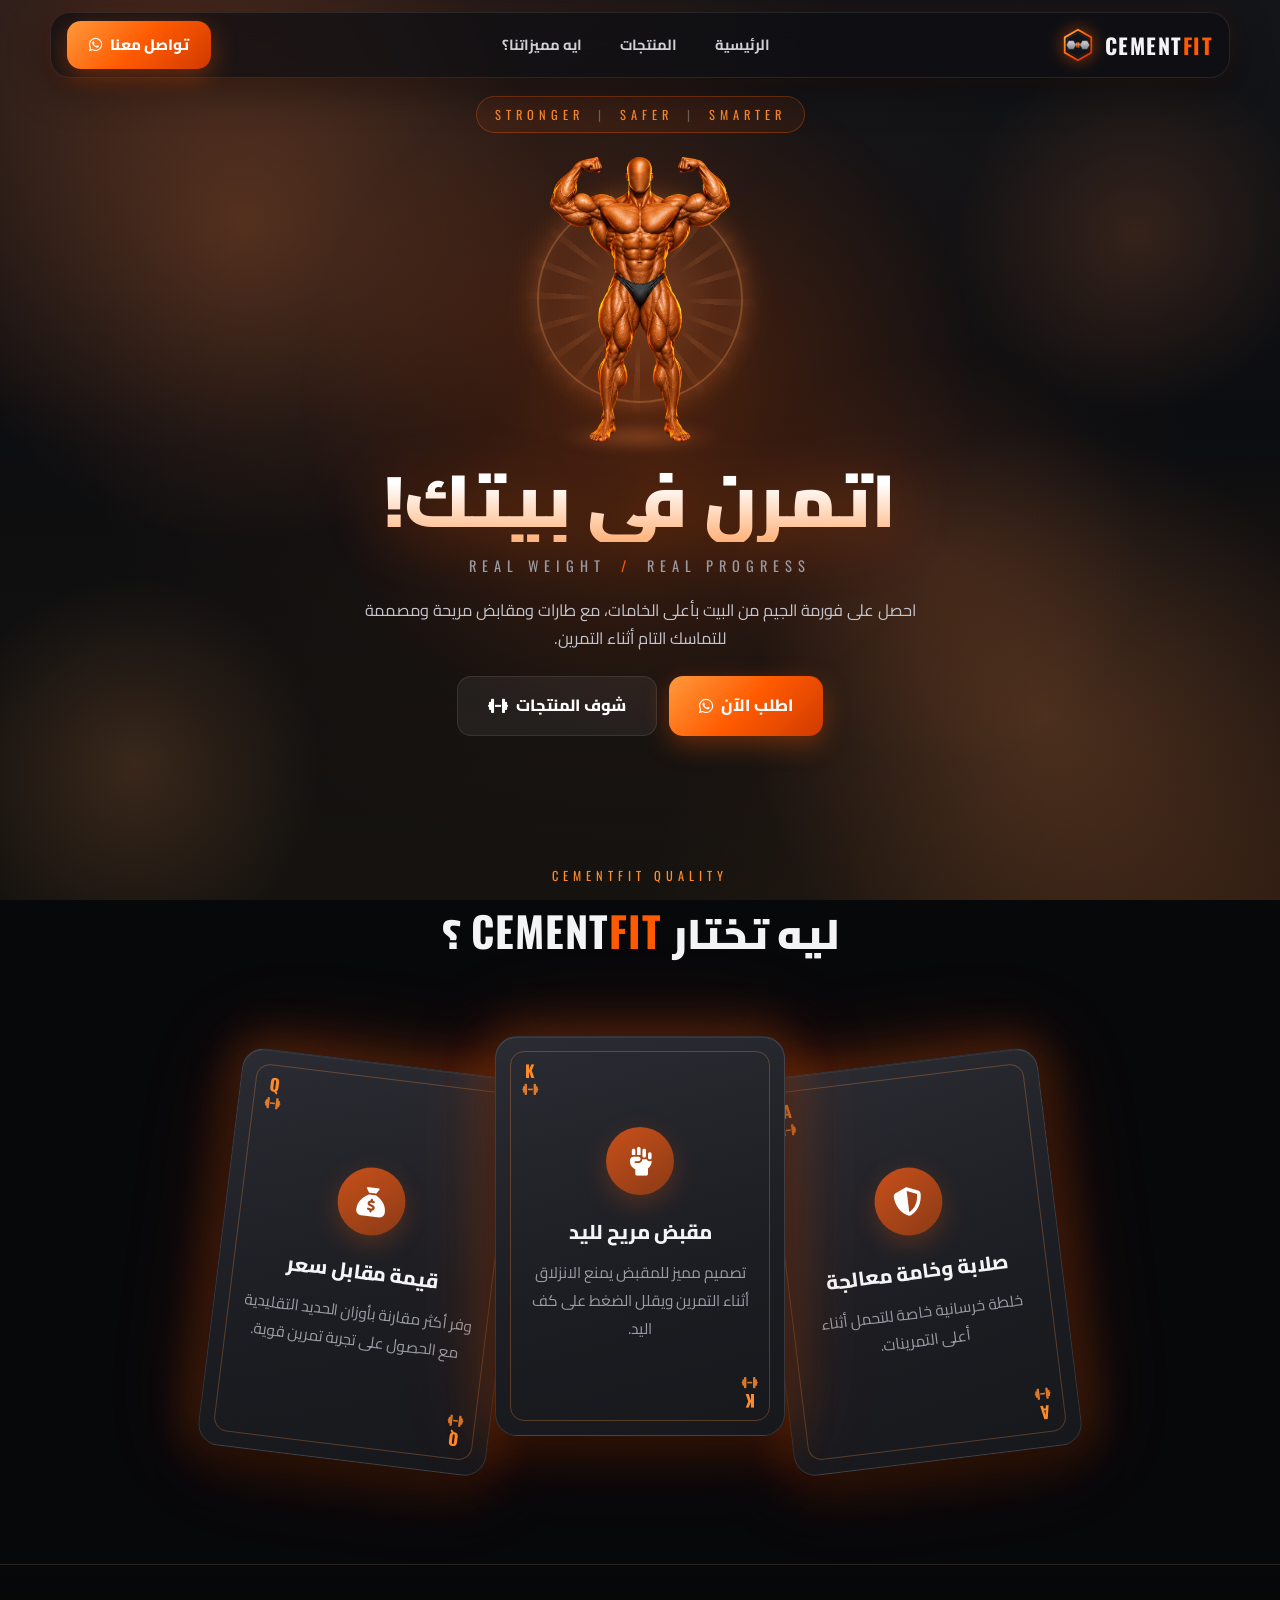
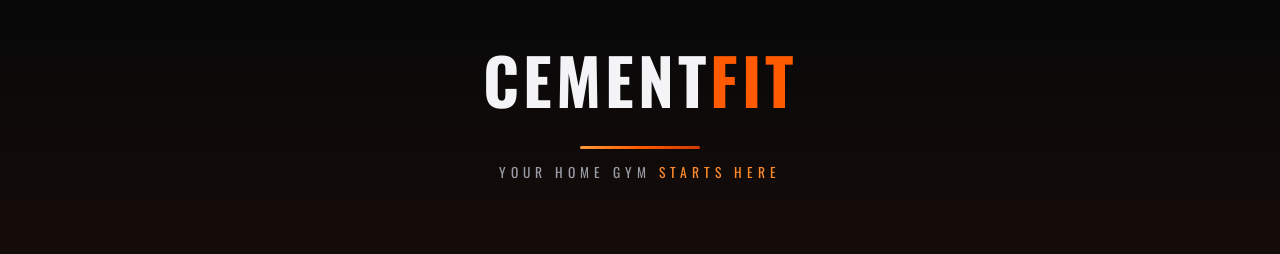
<file: home.html>
<!DOCTYPE html>
<html lang="ar" dir="rtl">
<head>
    <meta charset="UTF-8">
    <meta name="viewport" content="width=device-width, initial-scale=1.0">

    <title>CEMENTFIT | معاك لحد ما توصل لهدفك</title>

    <!-- Open Graph -->
    <meta property="og:title" content="معاك لحد ما توصل لهدفك | CEMENTFIT">
    <meta property="og:description" content="احصل على فورمة الجيم من البيت بأعلى الخامات مع طارات ومقابض مريحة ومصممة هندسياً للتماسك التام.">
    <meta property="og:site_name" content="CEMENTFIT">
    <meta name="twitter:title" content="معاك لحد ما توصل لهدفك | CEMENTFIT">

    <!-- Google Fonts -->
    <link rel="preconnect" href="https://fonts.googleapis.com">
    <link rel="preconnect" href="https://fonts.gstatic.com" crossorigin>

    <link href="https://fonts.googleapis.com/css2?family=Cairo:wght@400;600;700;800;900&family=Oswald:wght@500;600;700&display=swap" rel="stylesheet">

    <!-- Font Awesome -->
    <link rel="stylesheet" href="https://cdnjs.cloudflare.com/ajax/libs/font-awesome/6.4.0/css/all.min.css">

    <!-- 3D Model Viewer -->

    <link rel="icon" type="image/svg+xml" href="[data-uri]">
<style>
/* CEMENTFIT theme - shared by home, products, product */
:root{
  --bg:#07080a; --bg2:#0d0e12; --card:rgba(255,255,255,.04); --line:rgba(255,255,255,.09);
  --orange:#ff5a00; --orange2:#ff8a2a; --orange-d:#d03a00; --text:#f4f4f6; --muted:#9a9ca6;
  --grad:linear-gradient(135deg,#ff9a3c 0%,#ff5a00 50%,#d03a00 100%);
  --glow:0 0 40px rgba(255,90,0,.35);
  --r:18px;
}
*,*::before,*::after{margin:0;padding:0;box-sizing:border-box;-webkit-tap-highlight-color:transparent}
html{width:100%;max-width:100%;overflow-x:clip;scroll-behavior:smooth;background:var(--bg)}
body{width:100%;max-width:100%;min-height:100vh;overflow-x:clip;position:relative;font-family:'Cairo',sans-serif;color:var(--text);line-height:1.7;
  background:
   radial-gradient(900px 500px at 85% -5%,rgba(255,90,0,.16),transparent 60%),
   radial-gradient(700px 500px at 0% 40%,rgba(255,90,0,.07),transparent 60%),
   var(--bg)}
body::before{content:"";position:fixed;inset:0;z-index:-1;pointer-events:none;opacity:.5;
  background-image:url("data:image/svg+xml,%3Csvg xmlns='http://www.w3.org/2000/svg' width='56' height='97'%3E%3Cpath d='M28 0l28 16v32L28 64 0 48V16zM28 64v33M0 48L0 80M56 48v32' fill='none' stroke='%23ffffff' stroke-opacity='.035'/%3E%3C/svg%3E")}
a{color:inherit;text-decoration:none}
img{max-width:100%}
/* old decorative blobs are removed from markup; hide any leftovers */
.orange-light,.hex,.orange-line,.glow-orb,.design-line{display:none!important}

/* ---------- header ---------- */
header{position:fixed;top:12px;left:50%;transform:translateX(-50%);z-index:1000;width:calc(100% - 24px);max-width:1180px;min-height:62px;
  display:flex;align-items:center;justify-content:space-between;gap:12px;padding:8px 16px;border-radius:20px;
  background:rgba(14,15,19,.72);backdrop-filter:blur(18px);-webkit-backdrop-filter:blur(18px);border:1px solid var(--line);box-shadow:0 10px 40px rgba(0,0,0,.45)}
.logo{display:flex;align-items:center;gap:10px;font-family:'Oswald',sans-serif;font-weight:700;font-size:1.35rem;letter-spacing:1.5px;white-space:nowrap;direction:ltr}
.logo-mark{width:34px;height:34px;filter:drop-shadow(0 0 8px rgba(255,90,0,.55))}
.logo-text span,.logo-fit,.fit,.logo .fit{color:var(--orange)}
.logo-cement,.cement{color:#fff}
.nav-links{display:flex;gap:6px;list-style:none}
.nav-links a{display:block;padding:8px 16px;border-radius:12px;font-weight:700;font-size:.92rem;color:#cfd0d6;transition:.25s}
.nav-links a:hover{background:rgba(255,255,255,.06);color:#fff}
.header-actions{display:flex;align-items:center;gap:10px}
.btn-primary,.btn-glass,.nav-btn,.back-link{display:inline-flex;align-items:center;justify-content:center;gap:8px;font-weight:800;border-radius:14px;cursor:pointer;transition:.25s;font-family:inherit;white-space:nowrap}
.btn-primary{background:var(--grad);color:#fff;padding:11px 22px;font-size:.95rem;border:0;box-shadow:0 8px 26px rgba(255,90,0,.35)}
.btn-primary:hover{transform:translateY(-2px);box-shadow:0 12px 34px rgba(255,90,0,.5)}
.btn-glass,.nav-btn,.back-link{padding:10px 18px;font-size:.9rem;color:#fff;background:rgba(255,255,255,.06);border:1px solid var(--line)}
.btn-glass:hover,.nav-btn:hover,.back-link:hover{border-color:rgba(255,90,0,.6);background:rgba(255,90,0,.1)}
.menu-toggle-btn{display:none;width:42px;height:42px;border-radius:12px;border:1px solid var(--line);background:rgba(255,255,255,.06);color:#fff;font-size:1.05rem;cursor:pointer}
.dropdown-menu{position:absolute;top:calc(100% + 10px);inset-inline:0;display:none;flex-direction:column;gap:4px;padding:10px;border-radius:18px;background:rgba(14,15,19,.96);border:1px solid var(--line);backdrop-filter:blur(18px)}
.dropdown-menu.show{display:flex}
.dropdown-item{display:flex;align-items:center;gap:12px;padding:12px 14px;border-radius:12px;font-weight:700}
.dropdown-item i{color:var(--orange);width:20px;text-align:center}
.dropdown-item:hover{background:rgba(255,255,255,.06)}

/* ---------- home ---------- */
.hero{position:relative;min-height:min(100svh,820px);display:flex;align-items:center;justify-content:center;padding:110px 18px 70px;overflow:hidden}
.hero::before{content:"";position:absolute;width:min(780px,100%);aspect-ratio:1;left:50%;top:50%;transform:translate(-50%,-50%);background:radial-gradient(circle,rgba(255,90,0,.22),transparent 62%);pointer-events:none}
.hero-content{padding-top:min(300px,62vw);position:relative;z-index:2;width:100%;max-width:900px;display:flex;flex-direction:column;align-items:center;text-align:center}
.hero-brand{display:none}
.brand-line{display:none}
.brand-tagline{order:-1;font-family:'Oswald',sans-serif;letter-spacing:5px;font-size:.78rem;color:var(--orange2);padding:7px 18px;border:1px solid rgba(255,90,0,.35);border-radius:999px;background:rgba(255,90,0,.08);margin-bottom:22px;direction:ltr}
.brand-tagline span{color:rgba(255,255,255,.3);margin:0 6px}
.hero-title{font-size:clamp(2.3rem,7.5vw,4.6rem);font-weight:900;line-height:1.15;background:linear-gradient(180deg,#fff 30%,#ffb27a);-webkit-background-clip:text;background-clip:text;color:transparent;text-shadow:none;filter:drop-shadow(0 6px 30px rgba(255,90,0,.35))}
.hero-subtitle{font-family:'Oswald',sans-serif;letter-spacing:6px;font-size:.9rem;color:var(--muted);margin:12px 0 18px;direction:ltr}
.hero-subtitle span{color:var(--orange);margin:0 6px}
.hero-description{max-width:560px;color:#c4c5cc;font-size:1.02rem;margin-bottom:24px}
.hero-buttons{display:flex;gap:12px;flex-wrap:wrap;justify-content:center}
.hero-buttons .btn-primary,.hero-buttons .btn-glass{padding:15px 30px;font-size:1.02rem}
.side-label{display:none}
.features{position:relative;max-width:1180px;margin:0 auto;padding:70px 18px 80px}
.section-heading{text-align:center;margin-bottom:44px}
.section-heading small{display:inline-block;font-family:'Oswald',sans-serif;letter-spacing:5px;font-size:.78rem;color:var(--orange2)}
.section-title{display:flex;gap:10px;justify-content:center;flex-wrap:wrap;align-items:baseline;font-size:clamp(1.7rem,5vw,2.6rem);font-weight:900;margin-top:6px}
.brand-name{font-family:'Oswald',sans-serif;letter-spacing:1px}
.brand-name span{color:var(--orange)}
.features .grid{display:grid;grid-template-columns:repeat(3,minmax(0,1fr));gap:20px}
.feature-card{position:relative;padding:30px 24px;border-radius:var(--r);background:linear-gradient(160deg,rgba(255,255,255,.06),rgba(255,255,255,.015));border:1px solid var(--line);transition:.3s;overflow:hidden}
.feature-card::after{content:"";position:absolute;inset:0 0 auto 0;height:2px;background:var(--grad);opacity:.7}
.feature-card:hover{transform:translateY(-6px);border-color:rgba(255,90,0,.45);box-shadow:var(--glow)}
.icon-box{width:56px;height:56px;border-radius:16px;display:grid;place-items:center;font-size:1.5rem;color:#fff;background:var(--grad);box-shadow:0 8px 24px rgba(255,90,0,.35);margin-bottom:18px}
.feature-card h4{font-size:1.2rem;font-weight:800;margin-bottom:8px}
.feature-card p{color:var(--muted);font-size:.96rem}
.brand-strip{text-align:center;padding:60px 18px 70px;border-top:1px solid var(--line);background:linear-gradient(180deg,transparent,rgba(255,90,0,.06))}
.brand-strip-name{font-family:'Oswald',sans-serif;font-weight:700;font-size:clamp(2.2rem,8vw,4rem);letter-spacing:4px;direction:ltr}
.brand-strip-name span{color:var(--orange)}
.brand-strip-line{width:120px;height:3px;margin:12px auto;background:var(--grad);border-radius:3px}
.brand-strip-text{font-family:'Oswald',sans-serif;letter-spacing:5px;color:var(--muted);font-size:.85rem;direction:ltr}
.brand-strip-text span{color:var(--orange2)}
/* progressive enhancement: visible by default, hidden only when JS+motion are available */
@media (prefers-reduced-motion:no-preference){html.anim-ready .animate-element{opacity:0;transform:translateY(24px);transition:opacity .7s ease,transform .7s ease}
html.anim-ready .animate-element.visible{opacity:1;transform:none}}

/* ---------- products ---------- */
.container{width:100%;max-width:1180px;margin:0 auto;padding:118px 18px 60px}
.title-wrapper{text-align:center;margin-bottom:30px}
.eyebrow{font-family:'Oswald',sans-serif;letter-spacing:5px;font-size:.75rem;color:var(--orange2)}
.title{font-size:clamp(1.8rem,5vw,2.8rem);font-weight:900;margin-top:4px}
.logo-cement{font-family:'Oswald',sans-serif}.logo-fit{font-family:'Oswald',sans-serif;color:var(--orange)}
.title-line{width:90px;height:3px;border-radius:3px;margin:12px auto 0;background:var(--grad)}
.controls-section{display:flex;flex-direction:column;gap:14px;margin-bottom:30px}
.search-box{position:relative}
.search-icon{position:absolute;top:50%;inset-inline-start:18px;transform:translateY(-50%);color:var(--orange)}
.search-input{width:100%;min-height:54px;padding:12px 18px;padding-inline-start:48px;border-radius:16px;border:1px solid var(--line);background:rgba(255,255,255,.045);color:#fff;font:inherit;outline:none;transition:.25s}
.search-input:focus{border-color:var(--orange);box-shadow:0 0 0 4px rgba(255,90,0,.15)}
.filter-row{display:flex;gap:12px;align-items:center}
.filter-tags{display:flex;gap:8px;overflow-x:auto;flex:1;min-width:0;scrollbar-width:none;padding:2px}
.filter-tags::-webkit-scrollbar{display:none}
.filter-btn{flex:0 0 auto;padding:9px 20px;border-radius:999px;border:1px solid var(--line);background:rgba(255,255,255,.045);color:#cfd0d6;font:inherit;font-weight:700;font-size:.88rem;cursor:pointer;transition:.25s}
.filter-btn:hover{border-color:rgba(255,90,0,.5)}
.filter-btn.active{background:var(--grad);border-color:transparent;color:#fff;box-shadow:0 6px 20px rgba(255,90,0,.35)}
.sort-select-wrapper{min-width:200px}
.sort-select{width:100%;min-height:42px;padding:8px 14px;border-radius:12px;border:1px solid var(--line);background:#14151a;color:#ddd;font:inherit;font-size:.88rem;outline:none}
.products-grid{display:grid;grid-template-columns:repeat(auto-fill,minmax(250px,1fr));gap:20px}
.product-card{position:relative;overflow:hidden;display:flex;flex-direction:column;min-width:0;border-radius:var(--r);background:linear-gradient(160deg,rgba(255,255,255,.065),rgba(255,255,255,.015));border:1px solid var(--line);cursor:pointer;transition:transform .3s,border-color .3s,box-shadow .3s;animation:cardIn .5s both}
.product-card:hover{transform:translateY(-6px);border-color:rgba(255,90,0,.5);box-shadow:var(--glow)}
@keyframes cardIn{from{opacity:0;transform:translateY(18px)}to{opacity:1;transform:none}}
.product-card .product-img{width:100%;height:230px;object-fit:cover;display:block;background:radial-gradient(circle,#26272d,#0b0b0e);transition:transform .5s}
.product-card:hover .product-img{transform:scale(1.05)}
.product-card{isolation:isolate}
.discount-badge{position:absolute;top:12px;inset-inline-end:12px;z-index:2;padding:5px 12px;border-radius:999px;background:var(--grad);font-size:.74rem;font-weight:900;box-shadow:0 4px 14px rgba(255,90,0,.5)}
.product-card .product-info{padding:16px;display:flex;flex-direction:column;flex:1;gap:6px}
.product-name{font-size:1.08rem;font-weight:800;line-height:1.4}
.product-desc{color:var(--muted);font-size:.84rem;line-height:1.7;display:-webkit-box;-webkit-line-clamp:2;-webkit-box-orient:vertical;overflow:hidden;margin-bottom:8px}
.product-footer{margin-top:auto;display:flex;align-items:center;justify-content:space-between;gap:8px;flex-wrap:wrap}
.price-container{display:flex;flex-direction:column;line-height:1.3}
.price{font-size:1.15rem;font-weight:900;color:var(--orange2)}
.old-price{font-size:.78rem;color:#777;text-decoration:line-through}
.btn-add-cart{display:inline-flex;align-items:center;gap:6px;padding:9px 14px;border:0;border-radius:12px;background:var(--grad);color:#fff;font:inherit;font-weight:800;font-size:.8rem;cursor:pointer;box-shadow:0 6px 18px rgba(255,90,0,.3);transition:.25s}
.btn-add-cart:hover{transform:translateY(-2px)}
.floating-cart-btn{position:fixed;bottom:max(20px,env(safe-area-inset-bottom));inset-inline-start:18px;z-index:900;width:58px;height:58px;border-radius:50%;border:0;background:var(--grad);color:#fff;font-size:1.25rem;cursor:pointer;box-shadow:0 10px 30px rgba(255,90,0,.5)}
.floating-cart-badge{position:absolute;top:-4px;inset-inline-end:-4px;min-width:22px;height:22px;padding:0 5px;border-radius:999px;display:grid;place-items:center;background:#fff;color:var(--orange-d);font-size:.72rem;font-weight:900}
.toast-notification{position:fixed;bottom:92px;left:50%;transform:translate(-50%,120px);z-index:3000;max-width:calc(100% - 28px);width:max-content;display:flex;align-items:center;gap:10px;padding:12px 18px;border-radius:14px;background:rgba(20,21,26,.96);border:1px solid var(--line);font-weight:700;font-size:.9rem;opacity:0;transition:.35s}
.toast-notification.show{transform:translate(-50%,0);opacity:1}
.modal-overlay{position:fixed;inset:0;z-index:2000;display:flex;align-items:center;justify-content:center;padding:14px;background:rgba(0,0,0,.78);backdrop-filter:blur(10px);opacity:0;pointer-events:none;transition:.3s}
.modal-overlay.active{opacity:1;pointer-events:auto}
.modal-card{position:relative;width:100%;max-width:460px;max-height:90vh;overflow:auto;border-radius:22px;background:#121318;border:1px solid var(--line);box-shadow:0 30px 80px rgba(0,0,0,.6)}
.modal-close{position:absolute;top:10px;inset-inline-end:12px;width:36px;height:36px;border-radius:50%;border:0;background:rgba(255,255,255,.08);color:#fff;font-size:1.4rem;line-height:1;cursor:pointer}
.cart-modal-body{padding:24px 20px 20px}
.cart-item{display:flex;align-items:center;justify-content:space-between;gap:10px;padding:12px;border-radius:14px;background:rgba(255,255,255,.04);border:1px solid var(--line);margin-bottom:10px}
.cart-item-details{min-width:0}.cart-item-details h4{font-size:.95rem;overflow-wrap:anywhere}.cart-item-details p{color:var(--muted);font-size:.82rem}
.cart-item-controls{display:flex;align-items:center;gap:10px;flex:0 0 auto}
.qty-btn{width:32px;height:32px;border-radius:10px;border:1px solid var(--line);background:rgba(255,255,255,.07);color:#fff;font-size:1.1rem;cursor:pointer}
.cart-summary{margin-top:14px;padding-top:14px;border-top:1px dashed var(--line)}
.cart-shipping-row,.cart-total-row{display:flex;justify-content:space-between;gap:10px;margin-bottom:8px;font-size:.92rem}
.cart-total-row{font-weight:900;font-size:1.05rem}
.btn-checkout-whatsapp{display:flex;align-items:center;justify-content:center;gap:10px;margin-top:14px;padding:14px;border-radius:14px;background:linear-gradient(135deg,#25d366,#128c7e);color:#fff;font-weight:900;box-shadow:0 8px 24px rgba(37,211,102,.3)}

/* ---------- single product ---------- */
.page-product main{max-width:1100px;margin:0 auto;padding:110px 18px 60px}
.back-link{padding:9px 16px}
.breadcrumb{color:var(--muted);font-size:.85rem;margin-bottom:22px}
.breadcrumb a:hover{color:var(--orange2)}
.status-message{text-align:center;padding:70px 10px;color:var(--muted)}
.status-message i{display:block;font-size:2rem;color:var(--orange);margin-bottom:12px}
.product-layout{display:grid;grid-template-columns:minmax(0,1fr) minmax(0,1fr);gap:34px;align-items:start}
.product-visual{border-radius:24px;overflow:hidden;border:1px solid var(--line);background:radial-gradient(circle at 50% 40%,#26272d,#0a0a0d);box-shadow:var(--glow)}
.product-image{width:100%;aspect-ratio:1;object-fit:cover;display:block}
.product-layout .product-info{display:flex;flex-direction:column;gap:16px}
.product-layout h1{font-size:clamp(1.6rem,4.5vw,2.4rem);font-weight:900;line-height:1.3}
.description{color:#c4c5cc;font-size:1rem;white-space:pre-line}
.price-box{display:flex;align-items:baseline;gap:12px;flex-wrap:wrap}
.price-box .price{font-size:2rem}
.price-box .old-price{font-size:1rem}
.discount{padding:4px 12px;border-radius:999px;background:var(--grad);font-weight:900;font-size:.8rem}
.shipping-box{padding:16px;border-radius:16px;background:rgba(255,255,255,.04);border:1px solid var(--line);display:flex;flex-direction:column;gap:8px}
.shipping-row{display:flex;gap:10px;align-items:flex-start;font-size:.92rem;color:#cfd0d6}
.shipping-row i{color:var(--orange);margin-top:5px}
.quantity-row{display:flex;align-items:center;gap:14px}
.quantity-label{font-weight:800}
.quantity-control{display:flex;align-items:center;gap:6px;padding:4px;border-radius:14px;background:rgba(255,255,255,.05);border:1px solid var(--line)}
.quantity-control button{width:38px;height:38px;border-radius:10px;border:0;background:rgba(255,255,255,.08);color:#fff;font-size:1.2rem;cursor:pointer}
.quantity-control span{min-width:34px;text-align:center;font-weight:900}
.actions{display:flex;gap:10px;flex-wrap:wrap}
.action-btn{flex:1 1 160px;display:inline-flex;align-items:center;justify-content:center;gap:8px;padding:14px 18px;border-radius:14px;font:inherit;font-weight:900;cursor:pointer;border:1px solid var(--line);color:#fff;background:rgba(255,255,255,.06);transition:.25s}
.add-btn{background:var(--grad);border-color:transparent;box-shadow:0 8px 24px rgba(255,90,0,.35)}
.action-btn:hover{transform:translateY(-2px)}
.toast{position:fixed;bottom:26px;left:50%;transform:translate(-50%,120px);z-index:3000;max-width:calc(100% - 28px);padding:12px 20px;border-radius:14px;background:rgba(20,21,26,.97);border:1px solid var(--line);font-weight:700;opacity:0;transition:.35s}
.toast.show{transform:translate(-50%,0);opacity:1}

/* ---------- responsive ---------- */
@media(max-width:900px){
  .nav-links{display:none}.menu-toggle-btn{display:grid;place-items:center}
  .features .grid{grid-template-columns:1fr}
  .product-layout{grid-template-columns:1fr;gap:22px}
}
@media(max-width:700px){
  header{top:8px;width:calc(100% - 16px);padding:7px 10px}
  .logo{font-size:1.15rem}.logo-mark{width:30px;height:30px}
  .header-actions .btn-primary{padding:9px 14px;font-size:.82rem}
  .container{padding:96px 12px 50px}
  .filter-row{flex-direction:column;align-items:stretch}.sort-select-wrapper{min-width:0}
  .products-grid{grid-template-columns:repeat(2,minmax(0,1fr));gap:12px}
  .product-card .product-img{height:160px}
  .product-card .product-info{padding:12px}.product-name{font-size:.92rem}.product-desc{font-size:.74rem}
  .price{font-size:1rem}.btn-add-cart{padding:8px 10px;font-size:.72rem;width:100%;justify-content:center}
  .hero{padding:100px 14px 56px}.hero-description{font-size:.98rem}
}
@media(max-width:400px){
  .header-actions .btn-primary{padding:8px 11px;font-size:.78rem}
  .logo{font-size:1.02rem;gap:7px}
  .page-products .nav-btn{padding:8px 12px;font-size:.8rem}
  .product-card .product-info{padding:10px}.old-price{font-size:.7rem}
}
@media(max-width:330px){.products-grid{grid-template-columns:1fr}.product-card .product-img{height:200px}}
@media(prefers-reduced-motion:reduce){*{animation:none!important;transition:none!important}.animate-element{opacity:1;transform:none}}



/* ===== CEMENTFIT ambient background + glow polish ===== */
.cf-bg{position:fixed;inset:0;z-index:-1;overflow:hidden;pointer-events:none}
.cf-orb{position:absolute;border-radius:50%}
.cf-orb-1{width:56vmin;height:56vmin;top:-14vmin;left:-12vmin;background:radial-gradient(circle,rgba(255,90,0,.34),rgba(255,90,0,0) 62%);animation:cf-drift-a 26s ease-in-out infinite alternate}
.cf-orb-2{width:48vmin;height:48vmin;bottom:-16vmin;right:-10vmin;background:radial-gradient(circle,rgba(255,122,26,.30),rgba(255,122,26,0) 62%);animation:cf-drift-b 32s ease-in-out infinite alternate}
.cf-orb-3{width:34vmin;height:34vmin;top:36%;left:55%;background:radial-gradient(circle,rgba(255,60,0,.18),rgba(255,60,0,0) 60%);animation:cf-drift-c 22s ease-in-out infinite alternate}
@keyframes cf-drift-a{to{transform:translate(9vmin,7vmin) scale(1.15)}}
@keyframes cf-drift-b{to{transform:translate(-8vmin,-6vmin) scale(1.12)}}
@keyframes cf-drift-c{to{transform:translate(-10vmin,5vmin) scale(.92)}}
.cf-spark{position:absolute;bottom:-12px;width:5px;height:5px;border-radius:50%;background:radial-gradient(circle,#eec39b,#c9713a);box-shadow:0 0 8px 2px rgba(215,130,72,.35);opacity:0;animation:cf-rise linear infinite}
@keyframes cf-rise{0%{transform:translateY(0) scale(1);opacity:0}8%{opacity:.85}100%{transform:translateY(-105vh) scale(.35);opacity:0}}
.cf-spark:nth-of-type(1){left:5%;animation-duration:13s;animation-delay:-2s}
.cf-spark:nth-of-type(2){left:12%;animation-duration:17s;animation-delay:-9s}
.cf-spark:nth-of-type(3){left:19%;animation-duration:11s;animation-delay:-5s}
.cf-spark:nth-of-type(4){left:27%;animation-duration:15s;animation-delay:-12s}
.cf-spark:nth-of-type(5){left:34%;animation-duration:19s;animation-delay:-7s}
.cf-spark:nth-of-type(6){left:42%;animation-duration:12s;animation-delay:-1s}
.cf-spark:nth-of-type(7){left:50%;animation-duration:16s;animation-delay:-14s}
.cf-spark:nth-of-type(8){left:58%;animation-duration:11s;animation-delay:-4s}
.cf-spark:nth-of-type(9){left:65%;animation-duration:18s;animation-delay:-10s}
.cf-spark:nth-of-type(10){left:73%;animation-duration:13s;animation-delay:-6s}
.cf-spark:nth-of-type(11){left:82%;animation-duration:17s;animation-delay:-15s}
.cf-spark:nth-of-type(12){left:91%;animation-duration:12s;animation-delay:-3s}
header{box-shadow:0 10px 40px rgba(0,0,0,.45),0 0 24px rgba(255,90,0,.10)}
.logo-mark{animation:cf-logo-pulse 3.2s ease-in-out infinite}
@keyframes cf-logo-pulse{0%,100%{filter:drop-shadow(0 0 6px rgba(255,90,0,.45))}50%{filter:drop-shadow(0 0 15px rgba(255,110,30,.9))}}
.nav-links a:hover{text-shadow:0 0 14px rgba(255,140,60,.7)}
.btn-primary{position:relative;overflow:hidden}
.btn-primary::after{content:"";position:absolute;top:0;left:-85%;width:55%;height:100%;background:linear-gradient(105deg,transparent,rgba(255,255,255,.32),transparent);transform:skewX(-18deg);animation:cf-sheen 3.8s ease-in-out infinite;pointer-events:none}
@keyframes cf-sheen{0%,55%{left:-85%}90%,100%{left:140%}}
.btn-primary:hover{box-shadow:0 12px 38px rgba(255,90,0,.6),0 0 24px rgba(255,90,0,.35)}
.hero-title{animation:cf-title-glow 4.6s ease-in-out infinite}
@keyframes cf-title-glow{0%,100%{filter:drop-shadow(0 6px 22px rgba(230,120,55,.25))}50%{filter:drop-shadow(0 6px 34px rgba(230,120,55,.4))}}
.feature-card::before,.product-card::before{content:"";position:absolute;inset:0;background:radial-gradient(420px 210px at 50% -12%,rgba(255,110,30,.14),transparent 70%);opacity:0;transition:opacity .35s;pointer-events:none}
.feature-card:hover::before,.product-card:hover::before{opacity:1}
.floating-cart-btn{animation:cf-cart-pulse 2.8s ease-in-out infinite}
@keyframes cf-cart-pulse{0%,100%{box-shadow:0 10px 30px rgba(255,90,0,.5)}50%{box-shadow:0 10px 40px rgba(255,90,0,.8),0 0 26px rgba(255,110,30,.5)}}
@media (prefers-reduced-motion:reduce){.cf-orb,.cf-spark,.logo-mark,.hero-title,.btn-primary::after,.floating-cart-btn{animation:none!important}}

/* ===== CEMENTFIT v3: livelier background (all clipped inside fixed .cf-bg) ===== */
body{background:transparent!important}
.cf-bg{background:radial-gradient(1100px 760px at 10% -4%,rgba(255,110,45,.15),transparent 64%),radial-gradient(1000px 760px at 100% 104%,rgba(255,115,50,.13),transparent 64%),radial-gradient(800px 640px at 50% 48%,rgba(255,105,45,.07),transparent 70%),linear-gradient(180deg,#141518 0%,#0c0d10 46%,#16130f 100%);contain:strict}
.cf-orb-1{width:max(78vmin,420px);height:max(78vmin,420px);background:radial-gradient(circle,rgba(228,118,55,.26),rgba(228,118,55,0) 64%);animation-duration:13s}
.cf-orb-2{width:max(72vmin,380px);height:max(72vmin,380px);background:radial-gradient(circle,rgba(232,135,72,.22),rgba(232,135,72,0) 64%);animation-duration:16s}
.cf-orb-3{width:max(52vmin,300px);height:max(52vmin,300px);background:radial-gradient(circle,rgba(212,105,52,.16),rgba(212,105,52,0) 62%);animation-duration:11s}
.cf-orb-4{width:max(46vmin,260px);height:max(46vmin,260px);top:62%;left:-8vmin;background:radial-gradient(circle,rgba(232,140,78,.18),rgba(232,140,78,0) 64%);animation:cf-drift-b 15s ease-in-out infinite alternate}
.cf-orb-5{width:max(44vmin,250px);height:max(44vmin,250px);top:4%;right:-6vmin;background:radial-gradient(circle,rgba(222,115,58,.18),rgba(222,115,58,0) 64%);animation:cf-drift-a 12s ease-in-out infinite alternate}
.cf-beam{display:none}
.cf-spark:nth-of-type(n+13){display:none}
@keyframes cf-beam{0%{transform:translateX(-45vw) skewX(-22deg)}100%{transform:translateX(130vw) skewX(-22deg)}}
.cf-spark{width:4px;height:4px;box-shadow:0 0 8px 2px rgba(225,135,75,.45)}
.cf-spark:nth-of-type(13){left:8%;animation-duration:9s;animation-delay:-3s}
.cf-spark:nth-of-type(14){left:16%;animation-duration:14s;animation-delay:-8s}
.cf-spark:nth-of-type(15){left:23%;animation-duration:10s;animation-delay:-1s}
.cf-spark:nth-of-type(16){left:31%;animation-duration:12s;animation-delay:-6s}
.cf-spark:nth-of-type(17){left:38%;animation-duration:15s;animation-delay:-11s}
.cf-spark:nth-of-type(18){left:46%;animation-duration:9.5s;animation-delay:-4s}
.cf-spark:nth-of-type(19){left:54%;animation-duration:13s;animation-delay:-9s}
.cf-spark:nth-of-type(20){left:61%;animation-duration:10.5s;animation-delay:-2s}
.cf-spark:nth-of-type(21){left:69%;animation-duration:14s;animation-delay:-7s}
.cf-spark:nth-of-type(22){left:77%;animation-duration:11s;animation-delay:-5s}
.cf-spark:nth-of-type(23){left:86%;animation-duration:12.5s;animation-delay:-10s}
.cf-spark:nth-of-type(24){left:95%;animation-duration:9s;animation-delay:-8s}
@media (prefers-reduced-motion:reduce){.cf-orb,.cf-beam{animation:none!important}}

/* ===== CEMENTFIT v3: hero bodybuilder ===== */
.hero{min-height:0;padding:96px 18px 56px}
.hero-content{padding-top:0}
.hero-figure{position:relative;width:min(184px,48vw);aspect-ratio:632/991;margin:0 auto 14px;display:flex;align-items:center;justify-content:center;isolation:isolate}
.hero-figure::before{content:"";position:absolute;left:50%;top:50%;width:150%;aspect-ratio:1;transform:translate(-50%,-50%);border-radius:50%;background:radial-gradient(circle,rgba(228,120,58,.34),rgba(220,105,50,.14) 42%,transparent 68%);animation:cf-halo 3.6s ease-in-out infinite;z-index:-2}
.hero-figure::after{content:"";position:absolute;left:50%;top:50%;width:135%;aspect-ratio:1;transform:translate(-50%,-50%);border-radius:50%;background:repeating-conic-gradient(from 0deg,rgba(228,140,75,.15) 0 4deg,transparent 4deg 18deg);-webkit-mask-image:radial-gradient(circle,transparent 26%,#000 40%,transparent 68%);mask-image:radial-gradient(circle,transparent 26%,#000 40%,transparent 68%);animation:cf-rays 28s linear infinite;z-index:-1}
.hero-figure .hf-ring{position:absolute;left:50%;top:50%;width:112%;aspect-ratio:1;transform:translate(-50%,-50%);border-radius:50%;border:2px solid rgba(228,140,75,.38);box-shadow:0 0 22px rgba(215,110,50,.32),inset 0 0 30px rgba(215,110,50,.2);animation:cf-ringp 3.6s ease-in-out infinite;z-index:-1}
.hero-figure img{display:block;width:100%;height:100%;object-fit:contain;animation:cf-float 5s ease-in-out infinite,cf-figglow 3.2s ease-in-out infinite;position:relative}
.hero-figure .hf-floor{position:absolute;left:50%;bottom:-6px;width:90%;height:26px;transform:translateX(-50%);border-radius:50%;background:radial-gradient(ellipse,rgba(225,120,60,.45),transparent 70%);filter:blur(6px);animation:cf-halo 3.6s ease-in-out infinite;z-index:-1}
@keyframes cf-float{0%,100%{transform:translateY(0)}50%{transform:translateY(-10px)}}
@keyframes cf-figglow{0%,100%{filter:drop-shadow(0 0 6px rgba(225,125,60,.5)) drop-shadow(0 0 18px rgba(215,105,45,.35))}50%{filter:drop-shadow(0 0 10px rgba(235,145,75,.65)) drop-shadow(0 0 30px rgba(220,115,50,.5))}}
@keyframes cf-halo{0%,100%{opacity:.75;transform:translate(-50%,-50%) scale(.96)}50%{opacity:1;transform:translate(-50%,-50%) scale(1.06)}}
@keyframes cf-ringp{0%,100%{opacity:.5;transform:translate(-50%,-50%) scale(.97)}50%{opacity:1;transform:translate(-50%,-50%) scale(1.04)}}
@keyframes cf-rays{to{transform:translate(-50%,-50%) rotate(360deg)}}
.hero-figure .hf-floor{transform:translateX(-50%)}
@keyframes cf-halo-f{0%,100%{opacity:.7}50%{opacity:1}}
.hero-figure .hf-floor{animation:cf-halo-f 3.6s ease-in-out infinite}
@media(max-width:480px){.hero{padding:88px 14px 46px}.hero-figure{width:min(149px,42vw)}}
@media (prefers-reduced-motion:reduce){.hero-figure *,.hero-figure::before,.hero-figure::after{animation:none!important}}

/* ---------- playing-card features ---------- */
.features{overflow:hidden}
.features .grid{position:relative;display:flex;justify-content:center;align-items:center;gap:0;padding:30px 0 40px;perspective:1200px}
.features .grid::before{content:"";position:absolute;left:50%;top:50%;width:80%;height:80%;transform:translate(-50%,-50%);background:radial-gradient(ellipse at center,rgba(255,110,30,.26) 0%,rgba(255,90,20,.12) 40%,transparent 70%);filter:blur(40px);pointer-events:none;z-index:0}
@media (prefers-reduced-motion:no-preference){.features .grid::before{animation:pcGlow 5s ease-in-out infinite alternate}}
@keyframes pcGlow{from{opacity:.7}to{opacity:1}}
.feature-card.pc{flex:0 0 auto;width:min(290px,28vw);min-height:400px;margin:0 10px;padding:60px 28px 62px;border-radius:22px;text-align:center;display:flex;flex-direction:column;align-items:center;justify-content:center;
 background:linear-gradient(165deg,#2b2c33 0%,#1c1d22 60%,#17181c 100%);border:1px solid rgba(255,255,255,.12);
 box-shadow:0 18px 40px rgba(0,0,0,.5),0 0 46px 6px rgba(255,100,20,.30),0 0 90px 10px rgba(255,80,10,.14),inset 0 1px 0 rgba(255,255,255,.07);
 transform:translateY(var(--y,0)) rotate(var(--rot,0deg));transform-origin:50% 120%;transition:transform .45s cubic-bezier(.2,.8,.2,1),box-shadow .45s,border-color .3s;overflow:hidden;opacity:1}
@media (prefers-reduced-motion:no-preference){.feature-card.pc{animation:pcIn .8s ease backwards,pcPulse 4s ease-in-out 1s infinite alternate;animation-delay:var(--d,0s),1s}}
@keyframes pcPulse{from{box-shadow:0 18px 40px rgba(0,0,0,.5),0 0 34px 2px rgba(255,100,20,.22),0 0 70px 6px rgba(255,80,10,.10),inset 0 1px 0 rgba(255,255,255,.07)}to{box-shadow:0 18px 40px rgba(0,0,0,.5),0 0 54px 8px rgba(255,110,30,.38),0 0 100px 14px rgba(255,80,10,.18),inset 0 1px 0 rgba(255,255,255,.07)}}
@keyframes pcIn{from{opacity:0;transform:translateY(40px) rotate(0deg)}to{opacity:1;transform:translateY(var(--y,0)) rotate(var(--rot,0deg))}}
.feature-card.pc::after{inset:14px;height:auto;border:1px solid rgba(255,150,70,.28);border-radius:14px;background:none;opacity:1;pointer-events:none}
.feature-card.pc:nth-child(1){--rot:-7deg;--y:16px;--d:.05s;z-index:1}
.feature-card.pc:nth-child(2){--rot:0deg;--y:-8px;--d:.2s;z-index:2}
.feature-card.pc:nth-child(3){--rot:7deg;--y:16px;--d:.35s;z-index:1}
.feature-card.pc:hover{transform:translateY(-26px) rotate(0deg) scale(1.04);z-index:5;border-color:rgba(255,130,50,.5);box-shadow:0 28px 55px rgba(0,0,0,.6),0 0 34px rgba(255,100,20,.2)}
.pc .corner{position:absolute;font-family:'Oswald',sans-serif;font-weight:700;font-size:1.05rem;line-height:1;color:var(--orange2);display:flex;flex-direction:column;align-items:center;gap:4px;z-index:2}
.pc .corner i{font-size:.8rem;opacity:.85}
.pc .corner.tl{top:26px;left:26px}.pc .corner.br{bottom:26px;right:26px;transform:rotate(180deg)}
.pc .icon-box{margin:0 auto 20px;width:68px;height:68px;font-size:1.8rem;border-radius:50%;background:linear-gradient(145deg,#c8501a,#8a3a16);box-shadow:0 8px 24px rgba(200,80,20,.3)}
.pc h4{font-size:1.25rem;margin-bottom:10px}
.pc p{line-height:1.8}
@media(max-width:900px){
 .features .grid{flex-wrap:wrap;flex-direction:row;justify-content:center;align-items:stretch;gap:0;padding:10px 0 30px}
 .feature-card.pc{width:min(300px,calc(50% - 16px));min-height:0;margin:0 6px 26px;padding:56px 14px 58px;transform-origin:50% 50%}
 .feature-card.pc:nth-child(1){--rot:-4deg;--y:0px}
 .feature-card.pc:nth-child(2){--rot:4deg;--y:0px}
 .feature-card.pc:nth-child(3){--rot:-1.5deg;--y:0px;margin-top:-30px;margin-bottom:12px;z-index:3}
 .pc .corner{font-size:.85rem;gap:3px}
 .pc .corner i{font-size:.65rem}
 .pc .corner.tl{top:18px;left:15px}.pc .corner.br{bottom:18px;right:15px}
 .pc .icon-box{width:54px;height:54px;font-size:1.4rem;margin-bottom:14px}
 .pc h4{font-size:1.02rem;margin-bottom:8px}
 .pc p{font-size:.85rem;line-height:1.75}
 .feature-card.pc::after{inset:10px}
 .feature-card.pc:hover{transform:translateY(-6px) rotate(0deg)}
}
@supports not ((-webkit-background-clip:text) or (background-clip:text)){.hero-title{color:#ffb27a!important;background:none!important}}
</style>
</head>

<body class="page-home">
<div class="cf-bg" aria-hidden="true"><div class="cf-orb cf-orb-1"></div><div class="cf-orb cf-orb-2"></div><div class="cf-orb cf-orb-3"></div><span class="cf-spark"></span><span class="cf-spark"></span><span class="cf-spark"></span><span class="cf-spark"></span><span class="cf-spark"></span><span class="cf-spark"></span><span class="cf-spark"></span><span class="cf-spark"></span><span class="cf-spark"></span><span class="cf-spark"></span><span class="cf-spark"></span><span class="cf-spark"></span><div class="cf-orb cf-orb-4"></div><div class="cf-orb cf-orb-5"></div><div class="cf-beam"></div><div class="cf-beam cf-beam-2"></div><span class="cf-spark"></span><span class="cf-spark"></span><span class="cf-spark"></span><span class="cf-spark"></span><span class="cf-spark"></span><span class="cf-spark"></span><span class="cf-spark"></span><span class="cf-spark"></span><span class="cf-spark"></span><span class="cf-spark"></span><span class="cf-spark"></span><span class="cf-spark"></span></div>
    <!-- BACKGROUND -->

    <!-- HEXAGONS -->

    <!-- ORANGE LINES -->

    <!-- NAVBAR -->
    <header>
        <a href="home" class="logo"><img src="[data-uri]" class="logo-mark" alt="">
            <span class="logo-text">CEMENT<span>FIT</span></span>
        </a>

        <ul class="nav-links">
            <li><a href="home">الرئيسية</a></li>
            <li><a href="products">المنتجات</a></li>
            <li><a href="#features">ايه مميزاتنا؟</a></li>
        </ul>

        <div class="header-actions">
            <a
                href="https://wa.me/201212338084?text=السلام%20عليكم،%20عايز%20استفسر%20عن%20منتجات%20CementFit"
                target="_blank"
                rel="noopener noreferrer"
                class="btn-primary"
            >
                تواصل معنا
                <i class="fa-brands fa-whatsapp"></i>
            </a>

            <button class="menu-toggle-btn" id="menuBtn" aria-label="Toggle Menu" aria-expanded="false">
                <i class="fa-solid fa-bars-staggered"></i>
            </button>
        </div>

        <!-- DROPDOWN -->
        <div class="dropdown-menu" id="dropdownMenu">
            <a href="home" class="dropdown-item">
                <i class="fa-solid fa-house"></i>
                <span>الرئيسية</span>
            </a>

            <a href="products" class="dropdown-item">
                <i class="fa-solid fa-boxes-stacked"></i>
                <span>جميع المنتجات</span>
            </a>

            <a href="#features" class="dropdown-item">
                <i class="fa-solid fa-star"></i>
                <span>ليه تختارنا</span>
            </a>
        </div>
    </header>

    <!-- HERO -->
    <section class="hero" id="home">
        <div class="hero-content">
<div class="hero-figure" aria-hidden="false"><span class="hf-ring"></span><span class="hf-floor"></span><img alt="CementFit" width="632" height="991" decoding="async" src="[data-uri]"></div>
            <!-- BRAND -->
            <div class="hero-brand">
                <div class="hero-brand-icon">
                    <i class="fa-solid fa-dumbbell"></i>
                </div>

                <div class="hero-brand-name">CEMENT<span>FIT</span></div>
            </div>

            <div class="brand-line"></div>

            <div class="brand-tagline">
                STRONGER
                <span>|</span>
                SAFER
                <span>|</span>
                SMARTER
            </div>

            <!-- MAIN TITLE -->
            <h1 class="hero-title animate-element">
                اتمرن في بيتك!
            </h1>

            <!-- SUBTITLE -->
            <div class="hero-subtitle animate-element">
                REAL WEIGHT
                <span>/</span>
                REAL PROGRESS
            </div>

            <!-- DESCRIPTION -->
            <p class="hero-description animate-element">
                احصل على فورمة الجيم من البيت بأعلى الخامات،
                مع طارات ومقابض مريحة ومصممة
                للتماسك التام أثناء التمرين.
            </p>

            <!-- BUTTONS -->
            <div class="hero-buttons animate-element">
                <a
                    href="https://wa.me/201212338084?text=السلام%20عليكم،%20عايز%20اطلب%20اوردر%20من%20CementFit"
                    target="_blank"
                    rel="noopener noreferrer"
                    class="btn-primary"
                >
                    اطلب الآن
                    <i class="fa-brands fa-whatsapp"></i>
                </a>

                <a href="products" class="btn-glass">
                    شوف المنتجات
                    <i class="fa-solid fa-dumbbell"></i>
                </a>
            </div>

            <!-- SIDE LABELS -->
            <div class="side-label left">
                <strong>BUILT</strong>
                FOR
                <strong>STRENGTH</strong>
            </div>

            <div class="side-label right">
                <strong>TRAIN</strong>
                AT
                <strong>HOME</strong>
            </div>
        </div>
    </section>

    <!-- FEATURES -->
    <section class="features" id="features">
        <div class="section-heading">
            <small>CEMENTFIT QUALITY</small>

            <h2 class="section-title">
                <span>ليه تختار</span>
                <span class="brand-name" dir="ltr">CEMENT<span>FIT</span></span><span>؟</span>
            </h2>
        </div>

        <div class="grid">
            <!-- FEATURE 1 -->
            <div class="feature-card pc"><div class="corner tl"><span>A</span><i class="fa-solid fa-dumbbell"></i></div><div class="corner br"><span>A</span><i class="fa-solid fa-dumbbell"></i></div>
                <div class="icon-box">
                    <i class="fa-solid fa-shield-halved"></i>
                </div>

                <h4>صلابة وخامة معالجة</h4>

                <p>
                    خلطة خرسانية خاصة
                    للتحمل أثناء أعلى التمرينات.
                </p>
            </div>

            <!-- FEATURE 2 -->
            <div class="feature-card pc"><div class="corner tl"><span>K</span><i class="fa-solid fa-dumbbell"></i></div><div class="corner br"><span>K</span><i class="fa-solid fa-dumbbell"></i></div>
                <div class="icon-box">
                    <i class="fa-solid fa-hand-fist"></i>
                </div>

                <h4>مقبض مريح لليد</h4>

                <p>
                    تصميم مميز للمقبض يمنع الانزلاق
                    أثناء التمرين ويقلل الضغط على كف اليد.
                </p>
            </div>

            <!-- FEATURE 3 -->
            <div class="feature-card pc"><div class="corner tl"><span>Q</span><i class="fa-solid fa-dumbbell"></i></div><div class="corner br"><span>Q</span><i class="fa-solid fa-dumbbell"></i></div>
                <div class="icon-box">
                    <i class="fa-solid fa-sack-dollar"></i>
                </div>

                <h4>قيمة مقابل سعر</h4>

                <p>
                    وفر أكثر مقارنة بأوزان الحديد التقليدية
                    مع الحصول على تجربة تمرين قوية.
                </p>
            </div>
        </div>
    </section>

    <!-- BOTTOM BRAND -->
    <div class="brand-strip">
        <div class="brand-strip-name">CEMENT<span>FIT</span></div>

        <div class="brand-strip-line"></div>

        <div class="brand-strip-text">
            YOUR HOME GYM
            <span>STARTS HERE</span>
        </div>
    </div>

    <!-- JAVASCRIPT -->
    <script>
        /* =====================================================
           3D MODEL — WITHOUT SOUND
        ===================================================== */

                /* =====================================================
           SCROLL ANIMATIONS — WITHOUT SOUND
        ===================================================== */

        document.addEventListener('DOMContentLoaded', () => {
            const animatedElements = document.querySelectorAll('.animate-element');
            const revealAll = () => animatedElements.forEach(el => el.classList.add('visible'));
            if (!('IntersectionObserver' in window)) { revealAll(); return; }
            document.documentElement.classList.add('anim-ready');
            setTimeout(revealAll, 2500); /* failsafe: never leave anything hidden */

            const observer = new IntersectionObserver(
                (entries) => {
                    entries.forEach((entry) => {
                        if (entry.isIntersecting) {
                            setTimeout(() => {
                                entry.target.classList.add('visible');
                            }, 120);

                            observer.unobserve(entry.target);
                        }
                    });
                },
                {
                    threshold: 0.1
                }
            );

            animatedElements.forEach((el) => {
                observer.observe(el);
            });
        });

        /* =====================================================
           MENU — WITHOUT SOUND
        ===================================================== */

        const menuBtn = document.getElementById('menuBtn');
        const dropdownMenu = document.getElementById('dropdownMenu');

        menuBtn.addEventListener('click', (e) => {
            e.stopPropagation();

            const isOpen = dropdownMenu.classList.toggle('show');
            menuBtn.setAttribute('aria-expanded', String(isOpen));
        });

        document.addEventListener('click', (e) => {
            if (
                !menuBtn.contains(e.target) &&
                !dropdownMenu.contains(e.target)
            ) {
                dropdownMenu.classList.remove('show');
                menuBtn.setAttribute('aria-expanded', 'false');
            }
        });

        /* =====================================================
           CLOSE MENU AFTER CLICK
        ===================================================== */

        document.querySelectorAll('.dropdown-item').forEach((item) => {
            item.addEventListener('click', () => {
                dropdownMenu.classList.remove('show');
                menuBtn.setAttribute('aria-expanded', 'false');
            });
        });
    </script>
</body>
</html>
</file>
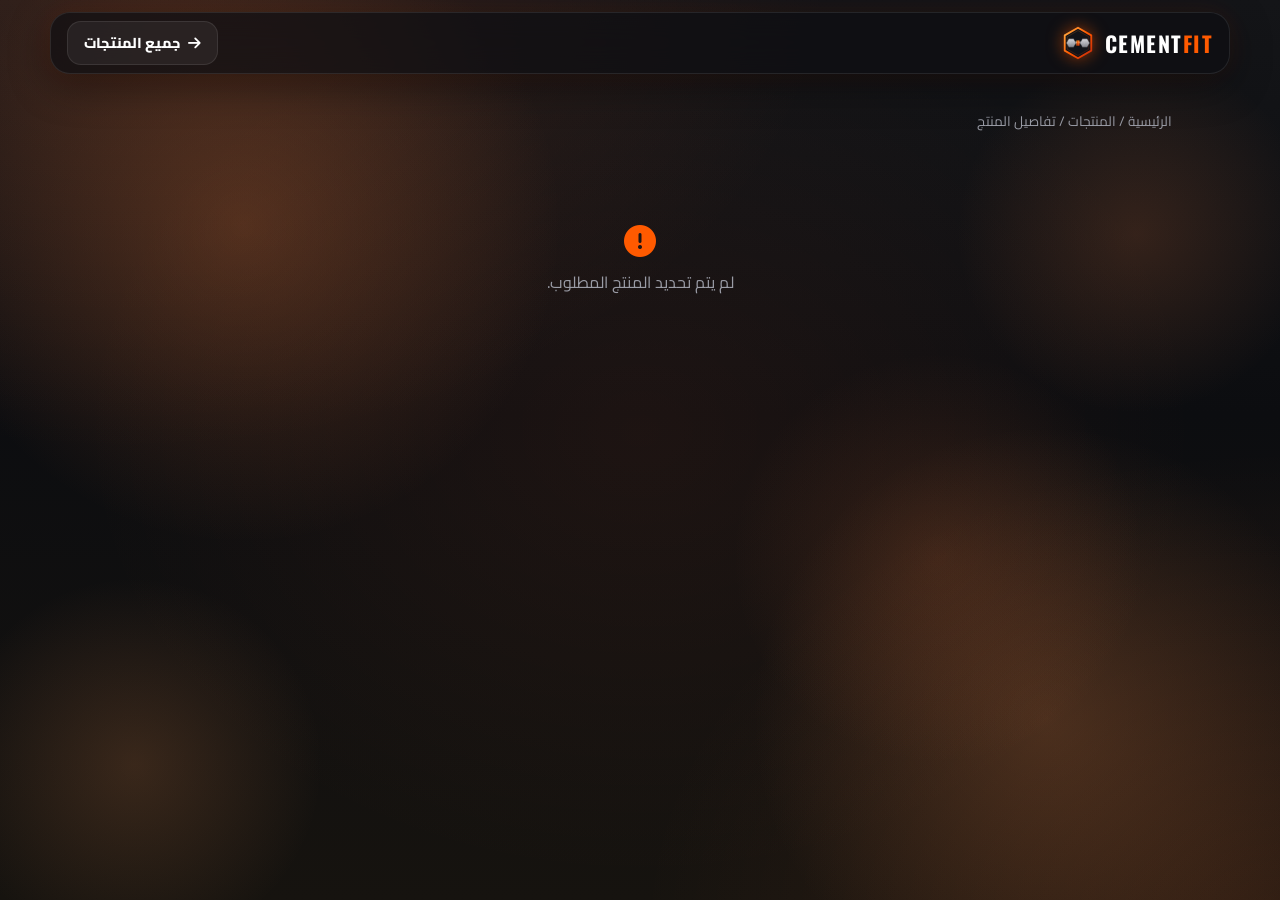
<file: product.html>
<!DOCTYPE html>
<html lang="ar" dir="rtl">
<head>
<meta charset="UTF-8">
<meta name="viewport" content="width=device-width, initial-scale=1.0, viewport-fit=cover">
<title>تفاصيل المنتج | CEMENTFIT</title>
<link href="https://fonts.googleapis.com/css2?family=Cairo:wght@400;600;700;800;900&family=Oswald:wght@500;600;700&display=swap" rel="stylesheet">
<link rel="stylesheet" href="https://cdnjs.cloudflare.com/ajax/libs/font-awesome/6.4.0/css/all.min.css">
<link rel="icon" type="image/svg+xml" href="[data-uri]">
<style>
/* CEMENTFIT theme - shared by home, products, product */
:root{
  --bg:#07080a; --bg2:#0d0e12; --card:rgba(255,255,255,.04); --line:rgba(255,255,255,.09);
  --orange:#ff5a00; --orange2:#ff8a2a; --orange-d:#d03a00; --text:#f4f4f6; --muted:#9a9ca6;
  --grad:linear-gradient(135deg,#ff9a3c 0%,#ff5a00 50%,#d03a00 100%);
  --glow:0 0 40px rgba(255,90,0,.35);
  --r:18px;
}
*,*::before,*::after{margin:0;padding:0;box-sizing:border-box;-webkit-tap-highlight-color:transparent}
html{width:100%;max-width:100%;overflow-x:clip;scroll-behavior:smooth;background:var(--bg)}
body{width:100%;max-width:100%;min-height:100vh;overflow-x:clip;position:relative;font-family:'Cairo',sans-serif;color:var(--text);line-height:1.7;
  background:
   radial-gradient(900px 500px at 85% -5%,rgba(255,90,0,.16),transparent 60%),
   radial-gradient(700px 500px at 0% 40%,rgba(255,90,0,.07),transparent 60%),
   var(--bg)}
body::before{content:"";position:fixed;inset:0;z-index:-1;pointer-events:none;opacity:.5;
  background-image:url("data:image/svg+xml,%3Csvg xmlns='http://www.w3.org/2000/svg' width='56' height='97'%3E%3Cpath d='M28 0l28 16v32L28 64 0 48V16zM28 64v33M0 48L0 80M56 48v32' fill='none' stroke='%23ffffff' stroke-opacity='.035'/%3E%3C/svg%3E")}
a{color:inherit;text-decoration:none}
img{max-width:100%}
/* old decorative blobs are removed from markup; hide any leftovers */
.orange-light,.hex,.orange-line,.glow-orb,.design-line{display:none!important}

/* ---------- header ---------- */
header{position:fixed;top:12px;left:50%;transform:translateX(-50%);z-index:1000;width:calc(100% - 24px);max-width:1180px;min-height:62px;
  display:flex;align-items:center;justify-content:space-between;gap:12px;padding:8px 16px;border-radius:20px;
  background:rgba(14,15,19,.72);backdrop-filter:blur(18px);-webkit-backdrop-filter:blur(18px);border:1px solid var(--line);box-shadow:0 10px 40px rgba(0,0,0,.45)}
.logo{display:flex;align-items:center;gap:10px;font-family:'Oswald',sans-serif;font-weight:700;font-size:1.35rem;letter-spacing:1.5px;white-space:nowrap;direction:ltr}
.logo-mark{width:34px;height:34px;filter:drop-shadow(0 0 8px rgba(255,90,0,.55))}
.logo-text span,.logo-fit,.fit,.logo .fit{color:var(--orange)}
.logo-cement,.cement{color:#fff}
.nav-links{display:flex;gap:6px;list-style:none}
.nav-links a{display:block;padding:8px 16px;border-radius:12px;font-weight:700;font-size:.92rem;color:#cfd0d6;transition:.25s}
.nav-links a:hover{background:rgba(255,255,255,.06);color:#fff}
.header-actions{display:flex;align-items:center;gap:10px}
.btn-primary,.btn-glass,.nav-btn,.back-link{display:inline-flex;align-items:center;justify-content:center;gap:8px;font-weight:800;border-radius:14px;cursor:pointer;transition:.25s;font-family:inherit;white-space:nowrap}
.btn-primary{background:var(--grad);color:#fff;padding:11px 22px;font-size:.95rem;border:0;box-shadow:0 8px 26px rgba(255,90,0,.35)}
.btn-primary:hover{transform:translateY(-2px);box-shadow:0 12px 34px rgba(255,90,0,.5)}
.btn-glass,.nav-btn,.back-link{padding:10px 18px;font-size:.9rem;color:#fff;background:rgba(255,255,255,.06);border:1px solid var(--line)}
.btn-glass:hover,.nav-btn:hover,.back-link:hover{border-color:rgba(255,90,0,.6);background:rgba(255,90,0,.1)}
.menu-toggle-btn{display:none;width:42px;height:42px;border-radius:12px;border:1px solid var(--line);background:rgba(255,255,255,.06);color:#fff;font-size:1.05rem;cursor:pointer}
.dropdown-menu{position:absolute;top:calc(100% + 10px);inset-inline:0;display:none;flex-direction:column;gap:4px;padding:10px;border-radius:18px;background:rgba(14,15,19,.96);border:1px solid var(--line);backdrop-filter:blur(18px)}
.dropdown-menu.show{display:flex}
.dropdown-item{display:flex;align-items:center;gap:12px;padding:12px 14px;border-radius:12px;font-weight:700}
.dropdown-item i{color:var(--orange);width:20px;text-align:center}
.dropdown-item:hover{background:rgba(255,255,255,.06)}

/* ---------- home ---------- */
.hero{position:relative;min-height:min(100svh,820px);display:flex;align-items:center;justify-content:center;padding:110px 18px 70px;overflow:hidden}
.hero::before{content:"";position:absolute;width:min(780px,100%);aspect-ratio:1;left:50%;top:50%;transform:translate(-50%,-50%);background:radial-gradient(circle,rgba(255,90,0,.22),transparent 62%);pointer-events:none}
.hero-content{padding-top:min(300px,62vw);position:relative;z-index:2;width:100%;max-width:900px;display:flex;flex-direction:column;align-items:center;text-align:center}
.hero-brand{display:none}
.brand-line{display:none}
.brand-tagline{order:-1;font-family:'Oswald',sans-serif;letter-spacing:5px;font-size:.78rem;color:var(--orange2);padding:7px 18px;border:1px solid rgba(255,90,0,.35);border-radius:999px;background:rgba(255,90,0,.08);margin-bottom:22px;direction:ltr}
.brand-tagline span{color:rgba(255,255,255,.3);margin:0 6px}
.hero-title{font-size:clamp(2.6rem,9vw,5.4rem);font-weight:900;line-height:1.15;background:linear-gradient(180deg,#fff 30%,#ffb27a);-webkit-background-clip:text;background-clip:text;color:transparent;text-shadow:none;filter:drop-shadow(0 6px 30px rgba(255,90,0,.35))}
.hero-subtitle{font-family:'Oswald',sans-serif;letter-spacing:6px;font-size:.9rem;color:var(--muted);margin:12px 0 18px;direction:ltr}
.hero-subtitle span{color:var(--orange);margin:0 6px}
.hero-description{max-width:560px;color:#c4c5cc;font-size:1.05rem;margin-bottom:30px}
.hero-buttons{display:flex;gap:12px;flex-wrap:wrap;justify-content:center}
.hero-buttons .btn-primary,.hero-buttons .btn-glass{padding:15px 30px;font-size:1.02rem}
.side-label{display:none}
.features{position:relative;max-width:1180px;margin:0 auto;padding:70px 18px 80px}
.section-heading{text-align:center;margin-bottom:44px}
.section-heading small{display:inline-block;font-family:'Oswald',sans-serif;letter-spacing:5px;font-size:.78rem;color:var(--orange2)}
.section-title{display:flex;gap:10px;justify-content:center;flex-wrap:wrap;align-items:baseline;font-size:clamp(1.7rem,5vw,2.6rem);font-weight:900;margin-top:6px}
.brand-name{font-family:'Oswald',sans-serif;letter-spacing:1px}
.brand-name span{color:var(--orange)}
.features .grid{display:grid;grid-template-columns:repeat(3,minmax(0,1fr));gap:20px}
.feature-card{position:relative;padding:30px 24px;border-radius:var(--r);background:linear-gradient(160deg,rgba(255,255,255,.06),rgba(255,255,255,.015));border:1px solid var(--line);transition:.3s;overflow:hidden}
.feature-card::after{content:"";position:absolute;inset:0 0 auto 0;height:2px;background:var(--grad);opacity:.7}
.feature-card:hover{transform:translateY(-6px);border-color:rgba(255,90,0,.45);box-shadow:var(--glow)}
.icon-box{width:56px;height:56px;border-radius:16px;display:grid;place-items:center;font-size:1.5rem;color:#fff;background:var(--grad);box-shadow:0 8px 24px rgba(255,90,0,.35);margin-bottom:18px}
.feature-card h4{font-size:1.2rem;font-weight:800;margin-bottom:8px}
.feature-card p{color:var(--muted);font-size:.96rem}
.brand-strip{text-align:center;padding:60px 18px 70px;border-top:1px solid var(--line);background:linear-gradient(180deg,transparent,rgba(255,90,0,.06))}
.brand-strip-name{font-family:'Oswald',sans-serif;font-weight:700;font-size:clamp(2.2rem,8vw,4rem);letter-spacing:4px;direction:ltr}
.brand-strip-name span{color:var(--orange)}
.brand-strip-line{width:120px;height:3px;margin:12px auto;background:var(--grad);border-radius:3px}
.brand-strip-text{font-family:'Oswald',sans-serif;letter-spacing:5px;color:var(--muted);font-size:.85rem;direction:ltr}
.brand-strip-text span{color:var(--orange2)}
.animate-element{opacity:0;transform:translateY(24px);transition:opacity .7s ease,transform .7s ease}
.animate-element.visible{opacity:1;transform:none}

/* ---------- products ---------- */
.container{width:100%;max-width:1180px;margin:0 auto;padding:118px 18px 60px}
.title-wrapper{text-align:center;margin-bottom:30px}
.eyebrow{font-family:'Oswald',sans-serif;letter-spacing:5px;font-size:.75rem;color:var(--orange2)}
.title{font-size:clamp(1.8rem,5vw,2.8rem);font-weight:900;margin-top:4px}
.logo-cement{font-family:'Oswald',sans-serif}.logo-fit{font-family:'Oswald',sans-serif;color:var(--orange)}
.title-line{width:90px;height:3px;border-radius:3px;margin:12px auto 0;background:var(--grad)}
.controls-section{display:flex;flex-direction:column;gap:14px;margin-bottom:30px}
.search-box{position:relative}
.search-icon{position:absolute;top:50%;inset-inline-start:18px;transform:translateY(-50%);color:var(--orange)}
.search-input{width:100%;min-height:54px;padding:12px 18px;padding-inline-start:48px;border-radius:16px;border:1px solid var(--line);background:rgba(255,255,255,.045);color:#fff;font:inherit;outline:none;transition:.25s}
.search-input:focus{border-color:var(--orange);box-shadow:0 0 0 4px rgba(255,90,0,.15)}
.filter-row{display:flex;gap:12px;align-items:center}
.filter-tags{display:flex;gap:8px;overflow-x:auto;flex:1;min-width:0;scrollbar-width:none;padding:2px}
.filter-tags::-webkit-scrollbar{display:none}
.filter-btn{flex:0 0 auto;padding:9px 20px;border-radius:999px;border:1px solid var(--line);background:rgba(255,255,255,.045);color:#cfd0d6;font:inherit;font-weight:700;font-size:.88rem;cursor:pointer;transition:.25s}
.filter-btn:hover{border-color:rgba(255,90,0,.5)}
.filter-btn.active{background:var(--grad);border-color:transparent;color:#fff;box-shadow:0 6px 20px rgba(255,90,0,.35)}
.sort-select-wrapper{min-width:200px}
.sort-select{width:100%;min-height:42px;padding:8px 14px;border-radius:12px;border:1px solid var(--line);background:#14151a;color:#ddd;font:inherit;font-size:.88rem;outline:none}
.products-grid{display:grid;grid-template-columns:repeat(auto-fill,minmax(250px,1fr));gap:20px}
.product-card{position:relative;overflow:hidden;display:flex;flex-direction:column;min-width:0;border-radius:var(--r);background:linear-gradient(160deg,rgba(255,255,255,.065),rgba(255,255,255,.015));border:1px solid var(--line);cursor:pointer;transition:transform .3s,border-color .3s,box-shadow .3s;animation:cardIn .5s both}
.product-card:hover{transform:translateY(-6px);border-color:rgba(255,90,0,.5);box-shadow:var(--glow)}
@keyframes cardIn{from{opacity:0;transform:translateY(18px)}to{opacity:1;transform:none}}
.product-card .product-img{width:100%;height:230px;object-fit:cover;display:block;background:radial-gradient(circle,#26272d,#0b0b0e);transition:transform .5s}
.product-card:hover .product-img{transform:scale(1.05)}
.product-card{isolation:isolate}
.discount-badge{position:absolute;top:12px;inset-inline-end:12px;z-index:2;padding:5px 12px;border-radius:999px;background:var(--grad);font-size:.74rem;font-weight:900;box-shadow:0 4px 14px rgba(255,90,0,.5)}
.product-card .product-info{padding:16px;display:flex;flex-direction:column;flex:1;gap:6px}
.product-name{font-size:1.08rem;font-weight:800;line-height:1.4}
.product-desc{color:var(--muted);font-size:.84rem;line-height:1.7;display:-webkit-box;-webkit-line-clamp:2;-webkit-box-orient:vertical;overflow:hidden;margin-bottom:8px}
.product-footer{margin-top:auto;display:flex;align-items:center;justify-content:space-between;gap:8px;flex-wrap:wrap}
.price-container{display:flex;flex-direction:column;line-height:1.3}
.price{font-size:1.15rem;font-weight:900;color:var(--orange2)}
.old-price{font-size:.78rem;color:#777;text-decoration:line-through}
.btn-add-cart{display:inline-flex;align-items:center;gap:6px;padding:9px 14px;border:0;border-radius:12px;background:var(--grad);color:#fff;font:inherit;font-weight:800;font-size:.8rem;cursor:pointer;box-shadow:0 6px 18px rgba(255,90,0,.3);transition:.25s}
.btn-add-cart:hover{transform:translateY(-2px)}
.floating-cart-btn{position:fixed;bottom:max(20px,env(safe-area-inset-bottom));inset-inline-start:18px;z-index:900;width:58px;height:58px;border-radius:50%;border:0;background:var(--grad);color:#fff;font-size:1.25rem;cursor:pointer;box-shadow:0 10px 30px rgba(255,90,0,.5)}
.floating-cart-badge{position:absolute;top:-4px;inset-inline-end:-4px;min-width:22px;height:22px;padding:0 5px;border-radius:999px;display:grid;place-items:center;background:#fff;color:var(--orange-d);font-size:.72rem;font-weight:900}
.toast-notification{position:fixed;bottom:92px;left:50%;transform:translate(-50%,120px);z-index:3000;max-width:calc(100% - 28px);width:max-content;display:flex;align-items:center;gap:10px;padding:12px 18px;border-radius:14px;background:rgba(20,21,26,.96);border:1px solid var(--line);font-weight:700;font-size:.9rem;opacity:0;transition:.35s}
.toast-notification.show{transform:translate(-50%,0);opacity:1}
.modal-overlay{position:fixed;inset:0;z-index:2000;display:flex;align-items:center;justify-content:center;padding:14px;background:rgba(0,0,0,.78);backdrop-filter:blur(10px);opacity:0;pointer-events:none;transition:.3s}
.modal-overlay.active{opacity:1;pointer-events:auto}
.modal-card{position:relative;width:100%;max-width:460px;max-height:90vh;overflow:auto;border-radius:22px;background:#121318;border:1px solid var(--line);box-shadow:0 30px 80px rgba(0,0,0,.6)}
.modal-close{position:absolute;top:10px;inset-inline-end:12px;width:36px;height:36px;border-radius:50%;border:0;background:rgba(255,255,255,.08);color:#fff;font-size:1.4rem;line-height:1;cursor:pointer}
.cart-modal-body{padding:24px 20px 20px}
.cart-item{display:flex;align-items:center;justify-content:space-between;gap:10px;padding:12px;border-radius:14px;background:rgba(255,255,255,.04);border:1px solid var(--line);margin-bottom:10px}
.cart-item-details{min-width:0}.cart-item-details h4{font-size:.95rem;overflow-wrap:anywhere}.cart-item-details p{color:var(--muted);font-size:.82rem}
.cart-item-controls{display:flex;align-items:center;gap:10px;flex:0 0 auto}
.qty-btn{width:32px;height:32px;border-radius:10px;border:1px solid var(--line);background:rgba(255,255,255,.07);color:#fff;font-size:1.1rem;cursor:pointer}
.cart-summary{margin-top:14px;padding-top:14px;border-top:1px dashed var(--line)}
.cart-shipping-row,.cart-total-row{display:flex;justify-content:space-between;gap:10px;margin-bottom:8px;font-size:.92rem}
.cart-total-row{font-weight:900;font-size:1.05rem}
.btn-checkout-whatsapp{display:flex;align-items:center;justify-content:center;gap:10px;margin-top:14px;padding:14px;border-radius:14px;background:linear-gradient(135deg,#25d366,#128c7e);color:#fff;font-weight:900;box-shadow:0 8px 24px rgba(37,211,102,.3)}

/* ---------- single product ---------- */
.page-product main{max-width:1100px;margin:0 auto;padding:110px 18px 60px}
.back-link{padding:9px 16px}
.breadcrumb{color:var(--muted);font-size:.85rem;margin-bottom:22px}
.breadcrumb a:hover{color:var(--orange2)}
.status-message{text-align:center;padding:70px 10px;color:var(--muted)}
.status-message i{display:block;font-size:2rem;color:var(--orange);margin-bottom:12px}
.product-layout{display:grid;grid-template-columns:minmax(0,1fr) minmax(0,1fr);gap:34px;align-items:start}
.product-visual{border-radius:24px;overflow:hidden;border:1px solid var(--line);background:radial-gradient(circle at 50% 40%,#26272d,#0a0a0d);box-shadow:var(--glow)}
.product-image{width:100%;aspect-ratio:1;object-fit:cover;display:block}
.product-layout .product-info{display:flex;flex-direction:column;gap:16px}
.product-layout h1{font-size:clamp(1.6rem,4.5vw,2.4rem);font-weight:900;line-height:1.3}
.description{color:#c4c5cc;font-size:1rem;white-space:pre-line}
.price-box{display:flex;align-items:baseline;gap:12px;flex-wrap:wrap}
.price-box .price{font-size:2rem}
.price-box .old-price{font-size:1rem}
.discount{padding:4px 12px;border-radius:999px;background:var(--grad);font-weight:900;font-size:.8rem}
.shipping-box{padding:16px;border-radius:16px;background:rgba(255,255,255,.04);border:1px solid var(--line);display:flex;flex-direction:column;gap:8px}
.shipping-row{display:flex;gap:10px;align-items:flex-start;font-size:.92rem;color:#cfd0d6}
.shipping-row i{color:var(--orange);margin-top:5px}
.quantity-row{display:flex;align-items:center;gap:14px}
.quantity-label{font-weight:800}
.quantity-control{display:flex;align-items:center;gap:6px;padding:4px;border-radius:14px;background:rgba(255,255,255,.05);border:1px solid var(--line)}
.quantity-control button{width:38px;height:38px;border-radius:10px;border:0;background:rgba(255,255,255,.08);color:#fff;font-size:1.2rem;cursor:pointer}
.quantity-control span{min-width:34px;text-align:center;font-weight:900}
.actions{display:flex;gap:10px;flex-wrap:wrap}
.action-btn{flex:1 1 160px;display:inline-flex;align-items:center;justify-content:center;gap:8px;padding:14px 18px;border-radius:14px;font:inherit;font-weight:900;cursor:pointer;border:1px solid var(--line);color:#fff;background:rgba(255,255,255,.06);transition:.25s}
.add-btn{background:var(--grad);border-color:transparent;box-shadow:0 8px 24px rgba(255,90,0,.35)}
.action-btn:hover{transform:translateY(-2px)}
.toast{position:fixed;bottom:26px;left:50%;transform:translate(-50%,120px);z-index:3000;max-width:calc(100% - 28px);padding:12px 20px;border-radius:14px;background:rgba(20,21,26,.97);border:1px solid var(--line);font-weight:700;opacity:0;transition:.35s}
.toast.show{transform:translate(-50%,0);opacity:1}

/* ---------- responsive ---------- */
@media(max-width:900px){
  .nav-links{display:none}.menu-toggle-btn{display:grid;place-items:center}
  .features .grid{grid-template-columns:1fr}
  .product-layout{grid-template-columns:1fr;gap:22px}
}
@media(max-width:700px){
  header{top:8px;width:calc(100% - 16px);padding:7px 10px}
  .logo{font-size:1.15rem}.logo-mark{width:30px;height:30px}
  .header-actions .btn-primary{padding:9px 14px;font-size:.82rem}
  .container{padding:96px 12px 50px}
  .filter-row{flex-direction:column;align-items:stretch}.sort-select-wrapper{min-width:0}
  .products-grid{grid-template-columns:repeat(2,minmax(0,1fr));gap:12px}
  .product-card .product-img{height:160px}
  .product-card .product-info{padding:12px}.product-name{font-size:.92rem}.product-desc{font-size:.74rem}
  .price{font-size:1rem}.btn-add-cart{padding:8px 10px;font-size:.72rem;width:100%;justify-content:center}
  .hero{padding:100px 14px 56px}.hero-description{font-size:.98rem}
}
@media(max-width:400px){
  .header-actions .btn-primary{padding:8px 11px;font-size:.78rem}
  .logo{font-size:1.02rem;gap:7px}
  .page-products .nav-btn{padding:8px 12px;font-size:.8rem}
  .product-card .product-info{padding:10px}.old-price{font-size:.7rem}
}
@media(max-width:330px){.products-grid{grid-template-columns:1fr}.product-card .product-img{height:200px}}
@media(prefers-reduced-motion:reduce){*{animation:none!important;transition:none!important}.animate-element{opacity:1;transform:none}}



/* ===== CEMENTFIT ambient background + glow polish ===== */
.cf-bg{position:fixed;inset:0;z-index:-1;overflow:hidden;pointer-events:none}
.cf-orb{position:absolute;border-radius:50%}
.cf-orb-1{width:56vmin;height:56vmin;top:-14vmin;left:-12vmin;background:radial-gradient(circle,rgba(255,90,0,.34),rgba(255,90,0,0) 62%);animation:cf-drift-a 26s ease-in-out infinite alternate}
.cf-orb-2{width:48vmin;height:48vmin;bottom:-16vmin;right:-10vmin;background:radial-gradient(circle,rgba(255,122,26,.30),rgba(255,122,26,0) 62%);animation:cf-drift-b 32s ease-in-out infinite alternate}
.cf-orb-3{width:34vmin;height:34vmin;top:36%;left:55%;background:radial-gradient(circle,rgba(255,60,0,.18),rgba(255,60,0,0) 60%);animation:cf-drift-c 22s ease-in-out infinite alternate}
@keyframes cf-drift-a{to{transform:translate(9vmin,7vmin) scale(1.15)}}
@keyframes cf-drift-b{to{transform:translate(-8vmin,-6vmin) scale(1.12)}}
@keyframes cf-drift-c{to{transform:translate(-10vmin,5vmin) scale(.92)}}
.cf-spark{position:absolute;bottom:-12px;width:5px;height:5px;border-radius:50%;background:radial-gradient(circle,#eec39b,#c9713a);box-shadow:0 0 8px 2px rgba(215,130,72,.35);opacity:0;animation:cf-rise linear infinite}
@keyframes cf-rise{0%{transform:translateY(0) scale(1);opacity:0}8%{opacity:.85}100%{transform:translateY(-105vh) scale(.35);opacity:0}}
.cf-spark:nth-of-type(1){left:5%;animation-duration:13s;animation-delay:-2s}
.cf-spark:nth-of-type(2){left:12%;animation-duration:17s;animation-delay:-9s}
.cf-spark:nth-of-type(3){left:19%;animation-duration:11s;animation-delay:-5s}
.cf-spark:nth-of-type(4){left:27%;animation-duration:15s;animation-delay:-12s}
.cf-spark:nth-of-type(5){left:34%;animation-duration:19s;animation-delay:-7s}
.cf-spark:nth-of-type(6){left:42%;animation-duration:12s;animation-delay:-1s}
.cf-spark:nth-of-type(7){left:50%;animation-duration:16s;animation-delay:-14s}
.cf-spark:nth-of-type(8){left:58%;animation-duration:11s;animation-delay:-4s}
.cf-spark:nth-of-type(9){left:65%;animation-duration:18s;animation-delay:-10s}
.cf-spark:nth-of-type(10){left:73%;animation-duration:13s;animation-delay:-6s}
.cf-spark:nth-of-type(11){left:82%;animation-duration:17s;animation-delay:-15s}
.cf-spark:nth-of-type(12){left:91%;animation-duration:12s;animation-delay:-3s}
header{box-shadow:0 10px 40px rgba(0,0,0,.45),0 0 24px rgba(255,90,0,.10)}
.logo-mark{animation:cf-logo-pulse 3.2s ease-in-out infinite}
@keyframes cf-logo-pulse{0%,100%{filter:drop-shadow(0 0 6px rgba(255,90,0,.45))}50%{filter:drop-shadow(0 0 15px rgba(255,110,30,.9))}}
.nav-links a:hover{text-shadow:0 0 14px rgba(255,140,60,.7)}
.btn-primary{position:relative;overflow:hidden}
.btn-primary::after{content:"";position:absolute;top:0;left:-85%;width:55%;height:100%;background:linear-gradient(105deg,transparent,rgba(255,255,255,.32),transparent);transform:skewX(-18deg);animation:cf-sheen 3.8s ease-in-out infinite;pointer-events:none}
@keyframes cf-sheen{0%,55%{left:-85%}90%,100%{left:140%}}
.btn-primary:hover{box-shadow:0 12px 38px rgba(255,90,0,.6),0 0 24px rgba(255,90,0,.35)}
.hero-title{animation:cf-title-glow 4.6s ease-in-out infinite}
@keyframes cf-title-glow{0%,100%{filter:drop-shadow(0 6px 26px rgba(255,90,0,.32))}50%{filter:drop-shadow(0 6px 44px rgba(255,90,0,.58))}}
.feature-card::before,.product-card::before{content:"";position:absolute;inset:0;background:radial-gradient(420px 210px at 50% -12%,rgba(255,110,30,.14),transparent 70%);opacity:0;transition:opacity .35s;pointer-events:none}
.feature-card:hover::before,.product-card:hover::before{opacity:1}
.floating-cart-btn{animation:cf-cart-pulse 2.8s ease-in-out infinite}
@keyframes cf-cart-pulse{0%,100%{box-shadow:0 10px 30px rgba(255,90,0,.5)}50%{box-shadow:0 10px 40px rgba(255,90,0,.8),0 0 26px rgba(255,110,30,.5)}}
@media (prefers-reduced-motion:reduce){.cf-orb,.cf-spark,.logo-mark,.hero-title,.btn-primary::after,.floating-cart-btn{animation:none!important}}

/* ===== CEMENTFIT v3: livelier background (all clipped inside fixed .cf-bg) ===== */
body{background:transparent!important}
.cf-bg{background:radial-gradient(1100px 760px at 10% -4%,rgba(255,110,45,.15),transparent 64%),radial-gradient(1000px 760px at 100% 104%,rgba(255,115,50,.13),transparent 64%),radial-gradient(800px 640px at 50% 48%,rgba(255,105,45,.07),transparent 70%),linear-gradient(180deg,#141518 0%,#0c0d10 46%,#16130f 100%);contain:strict}
.cf-orb-1{width:max(78vmin,420px);height:max(78vmin,420px);background:radial-gradient(circle,rgba(228,118,55,.26),rgba(228,118,55,0) 64%);animation-duration:13s}
.cf-orb-2{width:max(72vmin,380px);height:max(72vmin,380px);background:radial-gradient(circle,rgba(232,135,72,.22),rgba(232,135,72,0) 64%);animation-duration:16s}
.cf-orb-3{width:max(52vmin,300px);height:max(52vmin,300px);background:radial-gradient(circle,rgba(212,105,52,.16),rgba(212,105,52,0) 62%);animation-duration:11s}
.cf-orb-4{width:max(46vmin,260px);height:max(46vmin,260px);top:62%;left:-8vmin;background:radial-gradient(circle,rgba(232,140,78,.18),rgba(232,140,78,0) 64%);animation:cf-drift-b 15s ease-in-out infinite alternate}
.cf-orb-5{width:max(44vmin,250px);height:max(44vmin,250px);top:4%;right:-6vmin;background:radial-gradient(circle,rgba(222,115,58,.18),rgba(222,115,58,0) 64%);animation:cf-drift-a 12s ease-in-out infinite alternate}
.cf-beam{display:none}
.cf-spark:nth-of-type(n+13){display:none}
@keyframes cf-beam{0%{transform:translateX(-45vw) skewX(-22deg)}100%{transform:translateX(130vw) skewX(-22deg)}}
.cf-spark{width:4px;height:4px;box-shadow:0 0 8px 2px rgba(225,135,75,.45)}
.cf-spark:nth-of-type(13){left:8%;animation-duration:9s;animation-delay:-3s}
.cf-spark:nth-of-type(14){left:16%;animation-duration:14s;animation-delay:-8s}
.cf-spark:nth-of-type(15){left:23%;animation-duration:10s;animation-delay:-1s}
.cf-spark:nth-of-type(16){left:31%;animation-duration:12s;animation-delay:-6s}
.cf-spark:nth-of-type(17){left:38%;animation-duration:15s;animation-delay:-11s}
.cf-spark:nth-of-type(18){left:46%;animation-duration:9.5s;animation-delay:-4s}
.cf-spark:nth-of-type(19){left:54%;animation-duration:13s;animation-delay:-9s}
.cf-spark:nth-of-type(20){left:61%;animation-duration:10.5s;animation-delay:-2s}
.cf-spark:nth-of-type(21){left:69%;animation-duration:14s;animation-delay:-7s}
.cf-spark:nth-of-type(22){left:77%;animation-duration:11s;animation-delay:-5s}
.cf-spark:nth-of-type(23){left:86%;animation-duration:12.5s;animation-delay:-10s}
.cf-spark:nth-of-type(24){left:95%;animation-duration:9s;animation-delay:-8s}
@media (prefers-reduced-motion:reduce){.cf-orb,.cf-beam{animation:none!important}}
</style>
</head>
<body class="page-product">
<div class="cf-bg" aria-hidden="true"><div class="cf-orb cf-orb-1"></div><div class="cf-orb cf-orb-2"></div><div class="cf-orb cf-orb-3"></div><span class="cf-spark"></span><span class="cf-spark"></span><span class="cf-spark"></span><span class="cf-spark"></span><span class="cf-spark"></span><span class="cf-spark"></span><span class="cf-spark"></span><span class="cf-spark"></span><span class="cf-spark"></span><span class="cf-spark"></span><span class="cf-spark"></span><span class="cf-spark"></span><div class="cf-orb cf-orb-4"></div><div class="cf-orb cf-orb-5"></div><div class="cf-beam"></div><div class="cf-beam cf-beam-2"></div><span class="cf-spark"></span><span class="cf-spark"></span><span class="cf-spark"></span><span class="cf-spark"></span><span class="cf-spark"></span><span class="cf-spark"></span><span class="cf-spark"></span><span class="cf-spark"></span><span class="cf-spark"></span><span class="cf-spark"></span><span class="cf-spark"></span><span class="cf-spark"></span></div>
<header>
<a href="home.html" class="logo"><img src="[data-uri]" class="logo-mark" alt=""><span><span class="cement">CEMENT</span><span class="fit">FIT</span></span></a>
<a href="products.html" class="back-link"><i class="fa-solid fa-arrow-right"></i> جميع المنتجات</a>
</header>
<main>
<div class="breadcrumb"><a href="home.html">الرئيسية</a> / <a href="products.html">المنتجات</a> / <span id="breadcrumbName">تفاصيل المنتج</span></div>
<div id="productContent"><div class="status-message"><i class="fa-solid fa-spinner fa-spin"></i>جاري تحميل بيانات المنتج...</div></div>
</main>
<div class="toast" id="toast"></div>
<script>
const SUPABASE_URL = 'https://mhdprpqckntptvgsmnlo.supabase.co';
const SUPABASE_KEY = 'sb_publishable_0qMAGKpfoQpHa5FoO-lNLg_5OIc2Kn_';
const DEFAULT_IMAGE = "data:image/svg+xml;utf8,<svg xmlns='http://www.w3.org/2000/svg' width='600' height='600'><rect width='600' height='600' fill='%23111216'/><polygon points='300,150 430,225 430,375 300,450 170,375 170,225' fill='none' stroke='%23ff5a00' stroke-width='10'/><text x='300' y='520' fill='%23999' font-family='Arial' font-size='34' text-anchor='middle'>CEMENTFIT</text></svg>";
let currentProduct = null;
let quantity = 1;
let toastTimer = null;

function showToast(message) {
    const toast = document.getElementById('toast');
    toast.textContent = message;
    toast.classList.add('show');
    clearTimeout(toastTimer);
    toastTimer = setTimeout(() => toast.classList.remove('show'), 2500);
}
function formatPrice(value) {
    return Number(value || 0).toLocaleString('en-US') + ' ج.م';
}
function safeImageUrl(value) {
    if (!value) return DEFAULT_IMAGE;
    try {
        const url = new URL(value, window.location.href);
        if (url.protocol === 'https:' || url.protocol === 'http:') return url.href;
    } catch (error) {}
    return DEFAULT_IMAGE;
}
async function loadProduct() {
    const productId = new URLSearchParams(window.location.search).get('id');
    if (!productId) return showError('لم يتم تحديد المنتج المطلوب.');

    const content = document.getElementById('productContent');
    content.innerHTML = '<div class="status-message"><i class="fa-solid fa-spinner fa-spin"></i>جاري تحميل بيانات المنتج...</div>';

    try {
        // Use Supabase REST API directly, matching the working products page.
        const controller = new AbortController();
        const timeoutId = setTimeout(() => controller.abort(), 15000);
        let response;
        try {
            const query = new URLSearchParams({ select: '*', id: `eq.${productId}`, limit: '1' });
            response = await fetch(`${SUPABASE_URL}/rest/v1/products?${query.toString()}`, {
                method: 'GET',
                headers: {
                    'apikey': SUPABASE_KEY,
                    'Authorization': `Bearer ${SUPABASE_KEY}`,
                    'Accept': 'application/json'
                },
                signal: controller.signal
            });
        } finally {
            clearTimeout(timeoutId);
        }

        if (!response.ok) {
            const details = await response.text().catch(() => '');
            console.error('Supabase REST error:', response.status, details);
            return showError(`تعذّر تحميل المنتج (HTTP ${response.status}). تأكد من الاتصال وصلاحيات قراءة المنتجات.`);
        }

        const products = await response.json();
        const product = Array.isArray(products) ? products[0] : null;
        if (!product) return showError('المنتج غير موجود أو تم حذفه.');

        currentProduct = product;
        renderProduct(product);
    } catch (error) {
        console.error('Failed to load product:', error);
        return showError(error.name === 'AbortError'
            ? 'انتهت مهلة الاتصال بقاعدة البيانات. حدّث الصفحة وحاول مرة أخرى.'
            : 'تعذّر الاتصال بقاعدة البيانات. تأكد من الإنترنت ثم حدّث الصفحة.');
    }
}
function showError(message) {
    const box = document.createElement('div');
    box.className = 'status-message';
    const icon = document.createElement('i');
    icon.className = 'fa-solid fa-circle-exclamation';
    const text = document.createElement('p');
    text.textContent = message;
    box.append(icon, text);
    document.getElementById('productContent').replaceChildren(box);
}
function renderProduct(product) {
    document.title = product.name + ' | CEMENTFIT';
    document.getElementById('breadcrumbName').textContent = product.name;
    const content = document.getElementById('productContent');
    content.innerHTML = '';

    const layout = document.createElement('section');
    layout.className = 'product-layout';

    const visual = document.createElement('div');
    visual.className = 'product-visual';
    const img = document.createElement('img');
    img.className = 'product-image';
    img.alt = product.name;
    img.src = product.image || DEFAULT_IMAGE;
    img.onerror = function() {
        this.onerror = null;
        this.src = DEFAULT_IMAGE;
    };
    visual.appendChild(img);

    const info = document.createElement('div');
    info.className = 'product-info';
    const eyebrow = document.createElement('div');
    eyebrow.className = 'eyebrow';
    eyebrow.textContent = 'CEMENTFIT QUALITY';

    const title = document.createElement('h1');
    title.textContent = product.name;

    const description = document.createElement('p');
    description.className = 'description';
    description.textContent = product.desc || 'منتج عالي الجودة من CEMENTFIT.';

    const priceBox = document.createElement('div');
    priceBox.className = 'price-box';
    const price = document.createElement('span');
    price.className = 'price';
    price.textContent = formatPrice(product.price);
    priceBox.appendChild(price);

    if (Number(product.old_price) > Number(product.price)) {
        const oldPrice = document.createElement('span');
        oldPrice.className = 'old-price';
        oldPrice.textContent = formatPrice(product.old_price);
        const discount = document.createElement('span');
        discount.className = 'discount';
        discount.textContent = 'خصم ' + Math.round(((Number(product.old_price) - Number(product.price)) / Number(product.old_price)) * 100) + '%';
        priceBox.append(oldPrice, discount);
    }

    const shippingBox = document.createElement('div');
    shippingBox.className = 'shipping-box';
    const shippingRow = document.createElement('div');
    shippingRow.className = 'shipping-row';
    const truck = document.createElement('i');
    truck.className = 'fa-solid fa-truck';
    const shippingText = document.createElement('span');
    shippingText.textContent = 'مصاريف الشحن: ';
    const shippingValue = document.createElement('strong');
    shippingValue.textContent = product.shipping_price !== null && product.shipping_price !== undefined && product.shipping_price !== ''
        ? formatPrice(product.shipping_price) : 'تحدد مع الطلب';
    shippingText.appendChild(shippingValue);
    shippingRow.append(truck, shippingText);

    const locationsRow = document.createElement('div');
    locationsRow.className = 'shipping-row';
    const locationIcon = document.createElement('i');
    locationIcon.className = 'fa-solid fa-location-dot';
    const locationText = document.createElement('span');
    locationText.textContent = 'الأماكن المتاحة للشحن: ';
    const locationValue = document.createElement('strong');
    locationValue.textContent = product.shipping_locations || 'تحدد مع الطلب';
    locationText.appendChild(locationValue);
    locationsRow.append(locationIcon, locationText);
    shippingBox.append(shippingRow, locationsRow);

    const quantityRow = document.createElement('div');
    quantityRow.className = 'quantity-row';
    const quantityLabel = document.createElement('span');
    quantityLabel.className = 'quantity-label';
    quantityLabel.textContent = 'الكمية:';
    const quantityControl = document.createElement('div');
    quantityControl.className = 'quantity-control';

    const minus = document.createElement('button');
    minus.type = 'button'; minus.textContent = '−'; minus.setAttribute('aria-label', 'تقليل الكمية');
    const quantityValue = document.createElement('span');
    quantityValue.id = 'quantity'; quantityValue.textContent = quantity;
    const plus = document.createElement('button');
    plus.type = 'button'; plus.textContent = '+'; plus.setAttribute('aria-label', 'زيادة الكمية');

    minus.addEventListener('click', () => { quantity = Math.max(1, quantity - 1); quantityValue.textContent = quantity; });
    plus.addEventListener('click', () => { quantity = Math.min(99, quantity + 1); quantityValue.textContent = quantity; });
    quantityControl.append(minus, quantityValue, plus);
    quantityRow.append(quantityLabel, quantityControl);

    const actions = document.createElement('div');
    actions.className = 'actions';
    const addButton = document.createElement('button');
    addButton.type = 'button';
    addButton.className = 'action-btn add-btn';
    addButton.innerHTML = '<i class="fa-solid fa-cart-plus"></i> أضف للسلة';
    addButton.addEventListener('click', addProductToCart);

    const cartButton = document.createElement('a');
    cartButton.href = 'products.html';
    cartButton.className = 'action-btn cart-btn';
    cartButton.innerHTML = '<i class="fa-solid fa-arrow-right"></i> متابعة التسوق';
    actions.append(addButton, cartButton);

    info.append(eyebrow, title, description, priceBox, shippingBox, quantityRow, actions);
    layout.append(visual, info);
    content.appendChild(layout);
}
function addProductToCart() {
    if (!currentProduct) return;
    let cart;
    try {
        cart = JSON.parse(localStorage.getItem('cementfit_cart') || '[]');
        if (!Array.isArray(cart)) cart = [];
    } catch (error) { cart = []; }

    const existing = cart.find(item => String(item.id) === String(currentProduct.id));
    if (existing) existing.qty = (Number(existing.qty) || 0) + quantity;
    else cart.push({ ...currentProduct, qty: quantity });

    localStorage.setItem('cementfit_cart', JSON.stringify(cart));
    showToast('تمت إضافة المنتج للسلة بنجاح');
}
loadProduct();
</script>
</body>
</html>
</file>
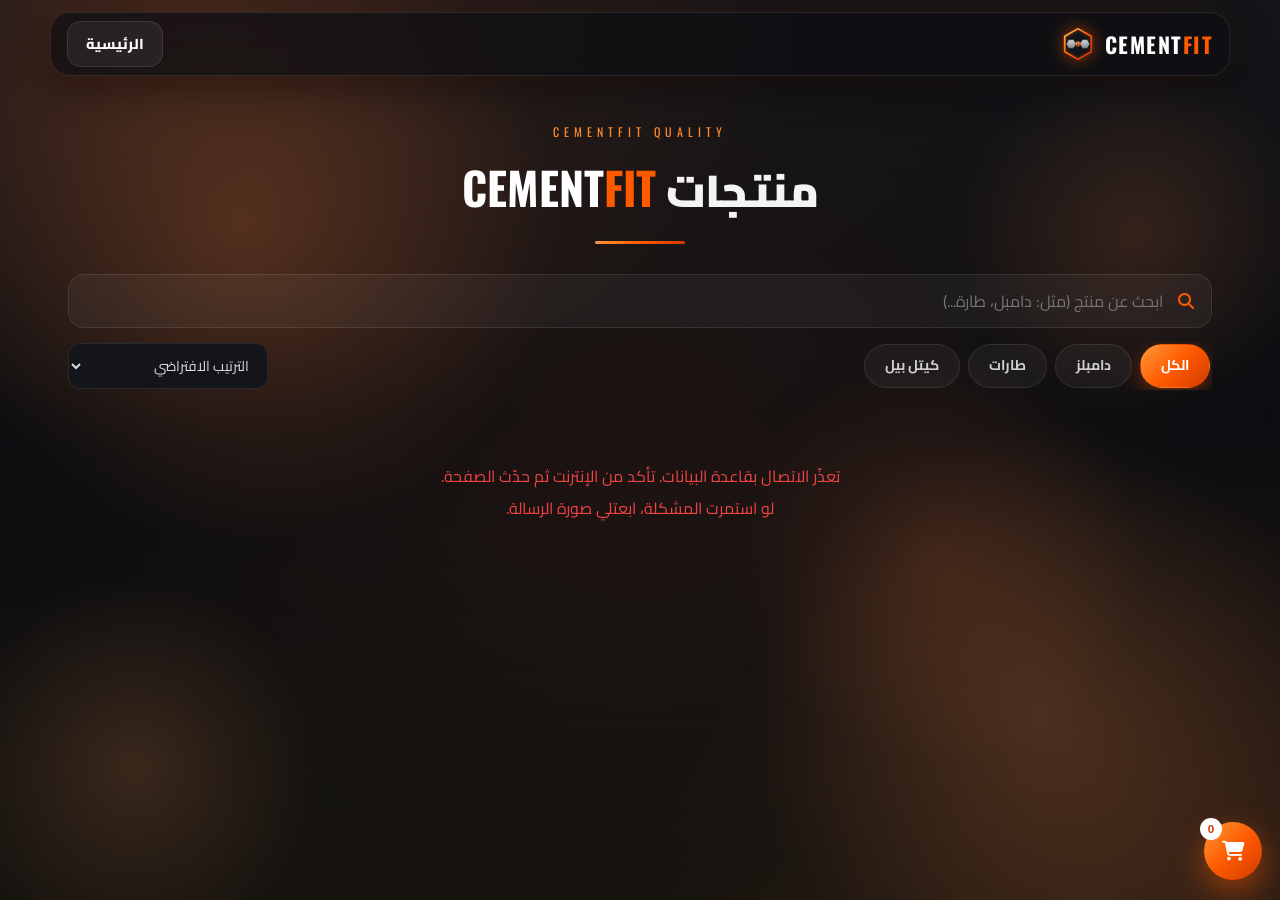
<file: products.html>
<!DOCTYPE html>
<html lang="ar" dir="rtl">
<head>
<meta charset="UTF-8">
<meta name="viewport" content="width=device-width, initial-scale=1.0, viewport-fit=cover">
<title>CEMENTFIT | جميع المنتجات</title>
<link href="https://fonts.googleapis.com/css2?family=Cairo:wght@400;600;700;800;900&family=Oswald:wght@500;600;700&display=swap" rel="stylesheet">
<link rel="stylesheet" href="https://cdnjs.cloudflare.com/ajax/libs/font-awesome/6.4.0/css/all.min.css">

<link rel="icon" type="image/svg+xml" href="[data-uri]">
<style>
/* CEMENTFIT theme - shared by home, products, product */
:root{
  --bg:#07080a; --bg2:#0d0e12; --card:rgba(255,255,255,.04); --line:rgba(255,255,255,.09);
  --orange:#ff5a00; --orange2:#ff8a2a; --orange-d:#d03a00; --text:#f4f4f6; --muted:#9a9ca6;
  --grad:linear-gradient(135deg,#ff9a3c 0%,#ff5a00 50%,#d03a00 100%);
  --glow:0 0 40px rgba(255,90,0,.35);
  --r:18px;
}
*,*::before,*::after{margin:0;padding:0;box-sizing:border-box;-webkit-tap-highlight-color:transparent}
html{width:100%;max-width:100%;overflow-x:clip;scroll-behavior:smooth;background:var(--bg)}
body{width:100%;max-width:100%;min-height:100vh;overflow-x:clip;position:relative;font-family:'Cairo',sans-serif;color:var(--text);line-height:1.7;
  background:
   radial-gradient(900px 500px at 85% -5%,rgba(255,90,0,.16),transparent 60%),
   radial-gradient(700px 500px at 0% 40%,rgba(255,90,0,.07),transparent 60%),
   var(--bg)}
body::before{content:"";position:fixed;inset:0;z-index:-1;pointer-events:none;opacity:.5;
  background-image:url("data:image/svg+xml,%3Csvg xmlns='http://www.w3.org/2000/svg' width='56' height='97'%3E%3Cpath d='M28 0l28 16v32L28 64 0 48V16zM28 64v33M0 48L0 80M56 48v32' fill='none' stroke='%23ffffff' stroke-opacity='.035'/%3E%3C/svg%3E")}
a{color:inherit;text-decoration:none}
img{max-width:100%}
/* old decorative blobs are removed from markup; hide any leftovers */
.orange-light,.hex,.orange-line,.glow-orb,.design-line{display:none!important}

/* ---------- header ---------- */
header{position:fixed;top:12px;left:50%;transform:translateX(-50%);z-index:1000;width:calc(100% - 24px);max-width:1180px;min-height:62px;
  display:flex;align-items:center;justify-content:space-between;gap:12px;padding:8px 16px;border-radius:20px;
  background:rgba(14,15,19,.72);backdrop-filter:blur(18px);-webkit-backdrop-filter:blur(18px);border:1px solid var(--line);box-shadow:0 10px 40px rgba(0,0,0,.45)}
.logo{display:flex;align-items:center;gap:10px;font-family:'Oswald',sans-serif;font-weight:700;font-size:1.35rem;letter-spacing:1.5px;white-space:nowrap;direction:ltr}
.logo-mark{width:34px;height:34px;filter:drop-shadow(0 0 8px rgba(255,90,0,.55))}
.logo-text span,.logo-fit,.fit,.logo .fit{color:var(--orange)}
.logo-cement,.cement{color:#fff}
.nav-links{display:flex;gap:6px;list-style:none}
.nav-links a{display:block;padding:8px 16px;border-radius:12px;font-weight:700;font-size:.92rem;color:#cfd0d6;transition:.25s}
.nav-links a:hover{background:rgba(255,255,255,.06);color:#fff}
.header-actions{display:flex;align-items:center;gap:10px}
.btn-primary,.btn-glass,.nav-btn,.back-link{display:inline-flex;align-items:center;justify-content:center;gap:8px;font-weight:800;border-radius:14px;cursor:pointer;transition:.25s;font-family:inherit;white-space:nowrap}
.btn-primary{background:var(--grad);color:#fff;padding:11px 22px;font-size:.95rem;border:0;box-shadow:0 8px 26px rgba(255,90,0,.35)}
.btn-primary:hover{transform:translateY(-2px);box-shadow:0 12px 34px rgba(255,90,0,.5)}
.btn-glass,.nav-btn,.back-link{padding:10px 18px;font-size:.9rem;color:#fff;background:rgba(255,255,255,.06);border:1px solid var(--line)}
.btn-glass:hover,.nav-btn:hover,.back-link:hover{border-color:rgba(255,90,0,.6);background:rgba(255,90,0,.1)}
.menu-toggle-btn{display:none;width:42px;height:42px;border-radius:12px;border:1px solid var(--line);background:rgba(255,255,255,.06);color:#fff;font-size:1.05rem;cursor:pointer}
.dropdown-menu{position:absolute;top:calc(100% + 10px);inset-inline:0;display:none;flex-direction:column;gap:4px;padding:10px;border-radius:18px;background:rgba(14,15,19,.96);border:1px solid var(--line);backdrop-filter:blur(18px)}
.dropdown-menu.show{display:flex}
.dropdown-item{display:flex;align-items:center;gap:12px;padding:12px 14px;border-radius:12px;font-weight:700}
.dropdown-item i{color:var(--orange);width:20px;text-align:center}
.dropdown-item:hover{background:rgba(255,255,255,.06)}

/* ---------- home ---------- */
.hero{position:relative;min-height:min(100svh,820px);display:flex;align-items:center;justify-content:center;padding:110px 18px 70px;overflow:hidden}
.hero::before{content:"";position:absolute;width:min(780px,100%);aspect-ratio:1;left:50%;top:50%;transform:translate(-50%,-50%);background:radial-gradient(circle,rgba(255,90,0,.22),transparent 62%);pointer-events:none}
.hero-content{padding-top:min(300px,62vw);position:relative;z-index:2;width:100%;max-width:900px;display:flex;flex-direction:column;align-items:center;text-align:center}
.hero-brand{display:none}
.brand-line{display:none}
.brand-tagline{order:-1;font-family:'Oswald',sans-serif;letter-spacing:5px;font-size:.78rem;color:var(--orange2);padding:7px 18px;border:1px solid rgba(255,90,0,.35);border-radius:999px;background:rgba(255,90,0,.08);margin-bottom:22px;direction:ltr}
.brand-tagline span{color:rgba(255,255,255,.3);margin:0 6px}
.hero-title{font-size:clamp(2.6rem,9vw,5.4rem);font-weight:900;line-height:1.15;background:linear-gradient(180deg,#fff 30%,#ffb27a);-webkit-background-clip:text;background-clip:text;color:transparent;text-shadow:none;filter:drop-shadow(0 6px 30px rgba(255,90,0,.35))}
.hero-subtitle{font-family:'Oswald',sans-serif;letter-spacing:6px;font-size:.9rem;color:var(--muted);margin:12px 0 18px;direction:ltr}
.hero-subtitle span{color:var(--orange);margin:0 6px}
.hero-description{max-width:560px;color:#c4c5cc;font-size:1.05rem;margin-bottom:30px}
.hero-buttons{display:flex;gap:12px;flex-wrap:wrap;justify-content:center}
.hero-buttons .btn-primary,.hero-buttons .btn-glass{padding:15px 30px;font-size:1.02rem}
.side-label{display:none}
.features{position:relative;max-width:1180px;margin:0 auto;padding:70px 18px 80px}
.section-heading{text-align:center;margin-bottom:44px}
.section-heading small{display:inline-block;font-family:'Oswald',sans-serif;letter-spacing:5px;font-size:.78rem;color:var(--orange2)}
.section-title{display:flex;gap:10px;justify-content:center;flex-wrap:wrap;align-items:baseline;font-size:clamp(1.7rem,5vw,2.6rem);font-weight:900;margin-top:6px}
.brand-name{font-family:'Oswald',sans-serif;letter-spacing:1px}
.brand-name span{color:var(--orange)}
.features .grid{display:grid;grid-template-columns:repeat(3,minmax(0,1fr));gap:20px}
.feature-card{position:relative;padding:30px 24px;border-radius:var(--r);background:linear-gradient(160deg,rgba(255,255,255,.06),rgba(255,255,255,.015));border:1px solid var(--line);transition:.3s;overflow:hidden}
.feature-card::after{content:"";position:absolute;inset:0 0 auto 0;height:2px;background:var(--grad);opacity:.7}
.feature-card:hover{transform:translateY(-6px);border-color:rgba(255,90,0,.45);box-shadow:var(--glow)}
.icon-box{width:56px;height:56px;border-radius:16px;display:grid;place-items:center;font-size:1.5rem;color:#fff;background:var(--grad);box-shadow:0 8px 24px rgba(255,90,0,.35);margin-bottom:18px}
.feature-card h4{font-size:1.2rem;font-weight:800;margin-bottom:8px}
.feature-card p{color:var(--muted);font-size:.96rem}
.brand-strip{text-align:center;padding:60px 18px 70px;border-top:1px solid var(--line);background:linear-gradient(180deg,transparent,rgba(255,90,0,.06))}
.brand-strip-name{font-family:'Oswald',sans-serif;font-weight:700;font-size:clamp(2.2rem,8vw,4rem);letter-spacing:4px;direction:ltr}
.brand-strip-name span{color:var(--orange)}
.brand-strip-line{width:120px;height:3px;margin:12px auto;background:var(--grad);border-radius:3px}
.brand-strip-text{font-family:'Oswald',sans-serif;letter-spacing:5px;color:var(--muted);font-size:.85rem;direction:ltr}
.brand-strip-text span{color:var(--orange2)}
.animate-element{opacity:0;transform:translateY(24px);transition:opacity .7s ease,transform .7s ease}
.animate-element.visible{opacity:1;transform:none}

/* ---------- products ---------- */
.container{width:100%;max-width:1180px;margin:0 auto;padding:118px 18px 60px}
.title-wrapper{text-align:center;margin-bottom:30px}
.eyebrow{font-family:'Oswald',sans-serif;letter-spacing:5px;font-size:.75rem;color:var(--orange2)}
.title{font-size:clamp(1.8rem,5vw,2.8rem);font-weight:900;margin-top:4px}
.logo-cement{font-family:'Oswald',sans-serif}.logo-fit{font-family:'Oswald',sans-serif;color:var(--orange)}
.title-line{width:90px;height:3px;border-radius:3px;margin:12px auto 0;background:var(--grad)}
.controls-section{display:flex;flex-direction:column;gap:14px;margin-bottom:30px}
.search-box{position:relative}
.search-icon{position:absolute;top:50%;inset-inline-start:18px;transform:translateY(-50%);color:var(--orange)}
.search-input{width:100%;min-height:54px;padding:12px 18px;padding-inline-start:48px;border-radius:16px;border:1px solid var(--line);background:rgba(255,255,255,.045);color:#fff;font:inherit;outline:none;transition:.25s}
.search-input:focus{border-color:var(--orange);box-shadow:0 0 0 4px rgba(255,90,0,.15)}
.filter-row{display:flex;gap:12px;align-items:center}
.filter-tags{display:flex;gap:8px;overflow-x:auto;flex:1;min-width:0;scrollbar-width:none;padding:2px}
.filter-tags::-webkit-scrollbar{display:none}
.filter-btn{flex:0 0 auto;padding:9px 20px;border-radius:999px;border:1px solid var(--line);background:rgba(255,255,255,.045);color:#cfd0d6;font:inherit;font-weight:700;font-size:.88rem;cursor:pointer;transition:.25s}
.filter-btn:hover{border-color:rgba(255,90,0,.5)}
.filter-btn.active{background:var(--grad);border-color:transparent;color:#fff;box-shadow:0 6px 20px rgba(255,90,0,.35)}
.sort-select-wrapper{min-width:200px}
.sold-badge{display:inline-flex;align-items:center;gap:6px;align-self:flex-start;margin-top:2px;padding:4px 10px;border-radius:999px;font-size:.74rem;font-weight:800;color:#ffb27a;background:rgba(255,90,0,.12);border:1px solid rgba(255,90,0,.35)}
.sold-badge i{color:var(--orange)}
.sort-select{width:100%;min-height:42px;padding:8px 14px;border-radius:12px;border:1px solid var(--line);background:#14151a;color:#ddd;font:inherit;font-size:.88rem;outline:none}
.products-grid{display:grid;grid-template-columns:repeat(auto-fill,minmax(250px,1fr));gap:20px}
.product-card{position:relative;overflow:hidden;display:flex;flex-direction:column;min-width:0;border-radius:var(--r);background:linear-gradient(160deg,rgba(255,255,255,.065),rgba(255,255,255,.015));border:1px solid var(--line);cursor:pointer;transition:transform .3s,border-color .3s,box-shadow .3s;animation:cardIn .5s both}
.product-card:hover{transform:translateY(-6px);border-color:rgba(255,90,0,.5);box-shadow:var(--glow)}
@keyframes cardIn{from{opacity:0;transform:translateY(18px)}to{opacity:1;transform:none}}
.product-card .product-img{width:100%;height:230px;object-fit:cover;display:block;background:radial-gradient(circle,#26272d,#0b0b0e);transition:transform .5s}
.product-card:hover .product-img{transform:scale(1.05)}
.product-card{isolation:isolate}
.discount-badge{position:absolute;top:12px;inset-inline-end:12px;z-index:2;padding:5px 12px;border-radius:999px;background:var(--grad);font-size:.74rem;font-weight:900;box-shadow:0 4px 14px rgba(255,90,0,.5)}
.product-card .product-info{padding:16px;display:flex;flex-direction:column;flex:1;gap:6px}
.product-name{font-size:1.08rem;font-weight:800;line-height:1.4}
.product-desc{color:var(--muted);font-size:.84rem;line-height:1.7;display:-webkit-box;-webkit-line-clamp:2;-webkit-box-orient:vertical;overflow:hidden;margin-bottom:8px}
.product-footer{margin-top:auto;display:flex;align-items:center;justify-content:space-between;gap:8px;flex-wrap:wrap}
.price-container{display:flex;flex-direction:column;line-height:1.3}
.price{font-size:1.15rem;font-weight:900;color:var(--orange2)}
.old-price{font-size:.78rem;color:#777;text-decoration:line-through}
.btn-add-cart{display:inline-flex;align-items:center;gap:6px;padding:9px 14px;border:0;border-radius:12px;background:var(--grad);color:#fff;font:inherit;font-weight:800;font-size:.8rem;cursor:pointer;box-shadow:0 6px 18px rgba(255,90,0,.3);transition:.25s}
.btn-add-cart:hover{transform:translateY(-2px)}
.floating-cart-btn{position:fixed;bottom:max(20px,env(safe-area-inset-bottom));inset-inline-start:18px;z-index:900;width:58px;height:58px;border-radius:50%;border:0;background:var(--grad);color:#fff;font-size:1.25rem;cursor:pointer;box-shadow:0 10px 30px rgba(255,90,0,.5)}
.floating-cart-badge{position:absolute;top:-4px;inset-inline-end:-4px;min-width:22px;height:22px;padding:0 5px;border-radius:999px;display:grid;place-items:center;background:#fff;color:var(--orange-d);font-size:.72rem;font-weight:900}
.toast-notification{position:fixed;bottom:92px;left:50%;transform:translate(-50%,120px);z-index:3000;max-width:calc(100% - 28px);width:max-content;display:flex;align-items:center;gap:10px;padding:12px 18px;border-radius:14px;background:rgba(20,21,26,.96);border:1px solid var(--line);font-weight:700;font-size:.9rem;opacity:0;transition:.35s}
.toast-notification.show{transform:translate(-50%,0);opacity:1}
.modal-overlay{position:fixed;inset:0;z-index:2000;display:flex;align-items:center;justify-content:center;padding:14px;background:rgba(0,0,0,.78);backdrop-filter:blur(10px);opacity:0;pointer-events:none;transition:.3s}
.modal-overlay.active{opacity:1;pointer-events:auto}
.modal-card{position:relative;width:100%;max-width:460px;max-height:90vh;overflow:auto;border-radius:22px;background:#121318;border:1px solid var(--line);box-shadow:0 30px 80px rgba(0,0,0,.6)}
.modal-close{position:absolute;top:10px;inset-inline-end:12px;width:36px;height:36px;border-radius:50%;border:0;background:rgba(255,255,255,.08);color:#fff;font-size:1.4rem;line-height:1;cursor:pointer}
.cart-modal-body{padding:24px 20px 20px}
.cart-item{display:flex;align-items:center;justify-content:space-between;gap:10px;padding:12px;border-radius:14px;background:rgba(255,255,255,.04);border:1px solid var(--line);margin-bottom:10px}
.cart-item-details{min-width:0}.cart-item-details h4{font-size:.95rem;overflow-wrap:anywhere}.cart-item-details p{color:var(--muted);font-size:.82rem}
.cart-item-controls{display:flex;align-items:center;gap:10px;flex:0 0 auto}
.qty-btn{width:32px;height:32px;border-radius:10px;border:1px solid var(--line);background:rgba(255,255,255,.07);color:#fff;font-size:1.1rem;cursor:pointer}
.cart-summary{margin-top:14px;padding-top:14px;border-top:1px dashed var(--line)}
.cart-shipping-row,.cart-total-row{display:flex;justify-content:space-between;gap:10px;margin-bottom:8px;font-size:.92rem}
.cart-total-row{font-weight:900;font-size:1.05rem}
.btn-checkout-whatsapp{display:flex;align-items:center;justify-content:center;gap:10px;margin-top:14px;padding:14px;border-radius:14px;background:linear-gradient(135deg,#25d366,#128c7e);color:#fff;font-weight:900;box-shadow:0 8px 24px rgba(37,211,102,.3)}

/* ---------- single product ---------- */
.page-product main{max-width:1100px;margin:0 auto;padding:110px 18px 60px}
.back-link{padding:9px 16px}
.breadcrumb{color:var(--muted);font-size:.85rem;margin-bottom:22px}
.breadcrumb a:hover{color:var(--orange2)}
.status-message{text-align:center;padding:70px 10px;color:var(--muted)}
.status-message i{display:block;font-size:2rem;color:var(--orange);margin-bottom:12px}
.product-layout{display:grid;grid-template-columns:minmax(0,1fr) minmax(0,1fr);gap:34px;align-items:start}
.product-visual{border-radius:24px;overflow:hidden;border:1px solid var(--line);background:radial-gradient(circle at 50% 40%,#26272d,#0a0a0d);box-shadow:var(--glow)}
.product-image{width:100%;aspect-ratio:1;object-fit:cover;display:block}
.product-layout .product-info{display:flex;flex-direction:column;gap:16px}
.product-layout h1{font-size:clamp(1.6rem,4.5vw,2.4rem);font-weight:900;line-height:1.3}
.description{color:#c4c5cc;font-size:1rem;white-space:pre-line}
.price-box{display:flex;align-items:baseline;gap:12px;flex-wrap:wrap}
.price-box .price{font-size:2rem}
.price-box .old-price{font-size:1rem}
.discount{padding:4px 12px;border-radius:999px;background:var(--grad);font-weight:900;font-size:.8rem}
.shipping-box{padding:16px;border-radius:16px;background:rgba(255,255,255,.04);border:1px solid var(--line);display:flex;flex-direction:column;gap:8px}
.shipping-row{display:flex;gap:10px;align-items:flex-start;font-size:.92rem;color:#cfd0d6}
.shipping-row i{color:var(--orange);margin-top:5px}
.quantity-row{display:flex;align-items:center;gap:14px}
.quantity-label{font-weight:800}
.quantity-control{display:flex;align-items:center;gap:6px;padding:4px;border-radius:14px;background:rgba(255,255,255,.05);border:1px solid var(--line)}
.quantity-control button{width:38px;height:38px;border-radius:10px;border:0;background:rgba(255,255,255,.08);color:#fff;font-size:1.2rem;cursor:pointer}
.quantity-control span{min-width:34px;text-align:center;font-weight:900}
.actions{display:flex;gap:10px;flex-wrap:wrap}
.action-btn{flex:1 1 160px;display:inline-flex;align-items:center;justify-content:center;gap:8px;padding:14px 18px;border-radius:14px;font:inherit;font-weight:900;cursor:pointer;border:1px solid var(--line);color:#fff;background:rgba(255,255,255,.06);transition:.25s}
.add-btn{background:var(--grad);border-color:transparent;box-shadow:0 8px 24px rgba(255,90,0,.35)}
.action-btn:hover{transform:translateY(-2px)}
.toast{position:fixed;bottom:26px;left:50%;transform:translate(-50%,120px);z-index:3000;max-width:calc(100% - 28px);padding:12px 20px;border-radius:14px;background:rgba(20,21,26,.97);border:1px solid var(--line);font-weight:700;opacity:0;transition:.35s}
.toast.show{transform:translate(-50%,0);opacity:1}

/* ---------- responsive ---------- */
@media(max-width:900px){
  .nav-links{display:none}.menu-toggle-btn{display:grid;place-items:center}
  .features .grid{grid-template-columns:1fr}
  .product-layout{grid-template-columns:1fr;gap:22px}
}
@media(max-width:700px){
  header{top:8px;width:calc(100% - 16px);padding:7px 10px}
  .logo{font-size:1.15rem}.logo-mark{width:30px;height:30px}
  .header-actions .btn-primary{padding:9px 14px;font-size:.82rem}
  .container{padding:96px 12px 50px}
  .filter-row{flex-direction:column;align-items:stretch}.sort-select-wrapper{min-width:0}
  .products-grid{grid-template-columns:repeat(2,minmax(0,1fr));gap:12px}
  .product-card .product-img{height:160px}
  .product-card .product-info{padding:12px}.product-name{font-size:.92rem}.product-desc{font-size:.74rem}
  .price{font-size:1rem}.btn-add-cart{padding:8px 10px;font-size:.72rem;width:100%;justify-content:center}
  .hero{padding:100px 14px 56px}.hero-description{font-size:.98rem}
}
@media(max-width:400px){
  .header-actions .btn-primary{padding:8px 11px;font-size:.78rem}
  .logo{font-size:1.02rem;gap:7px}
  .page-products .nav-btn{padding:8px 12px;font-size:.8rem}
  .product-card .product-info{padding:10px}.old-price{font-size:.7rem}
}
@media(max-width:330px){.products-grid{grid-template-columns:1fr}.product-card .product-img{height:200px}}
@media(prefers-reduced-motion:reduce){*{animation:none!important;transition:none!important}.animate-element{opacity:1;transform:none}}



/* ===== CEMENTFIT ambient background + glow polish ===== */
.cf-bg{position:fixed;inset:0;z-index:-1;overflow:hidden;pointer-events:none}
.cf-orb{position:absolute;border-radius:50%}
.cf-orb-1{width:56vmin;height:56vmin;top:-14vmin;left:-12vmin;background:radial-gradient(circle,rgba(255,90,0,.34),rgba(255,90,0,0) 62%);animation:cf-drift-a 26s ease-in-out infinite alternate}
.cf-orb-2{width:48vmin;height:48vmin;bottom:-16vmin;right:-10vmin;background:radial-gradient(circle,rgba(255,122,26,.30),rgba(255,122,26,0) 62%);animation:cf-drift-b 32s ease-in-out infinite alternate}
.cf-orb-3{width:34vmin;height:34vmin;top:36%;left:55%;background:radial-gradient(circle,rgba(255,60,0,.18),rgba(255,60,0,0) 60%);animation:cf-drift-c 22s ease-in-out infinite alternate}
@keyframes cf-drift-a{to{transform:translate(9vmin,7vmin) scale(1.15)}}
@keyframes cf-drift-b{to{transform:translate(-8vmin,-6vmin) scale(1.12)}}
@keyframes cf-drift-c{to{transform:translate(-10vmin,5vmin) scale(.92)}}
.cf-spark{position:absolute;bottom:-12px;width:5px;height:5px;border-radius:50%;background:radial-gradient(circle,#eec39b,#c9713a);box-shadow:0 0 8px 2px rgba(215,130,72,.35);opacity:0;animation:cf-rise linear infinite}
@keyframes cf-rise{0%{transform:translateY(0) scale(1);opacity:0}8%{opacity:.85}100%{transform:translateY(-105vh) scale(.35);opacity:0}}
.cf-spark:nth-of-type(1){left:5%;animation-duration:13s;animation-delay:-2s}
.cf-spark:nth-of-type(2){left:12%;animation-duration:17s;animation-delay:-9s}
.cf-spark:nth-of-type(3){left:19%;animation-duration:11s;animation-delay:-5s}
.cf-spark:nth-of-type(4){left:27%;animation-duration:15s;animation-delay:-12s}
.cf-spark:nth-of-type(5){left:34%;animation-duration:19s;animation-delay:-7s}
.cf-spark:nth-of-type(6){left:42%;animation-duration:12s;animation-delay:-1s}
.cf-spark:nth-of-type(7){left:50%;animation-duration:16s;animation-delay:-14s}
.cf-spark:nth-of-type(8){left:58%;animation-duration:11s;animation-delay:-4s}
.cf-spark:nth-of-type(9){left:65%;animation-duration:18s;animation-delay:-10s}
.cf-spark:nth-of-type(10){left:73%;animation-duration:13s;animation-delay:-6s}
.cf-spark:nth-of-type(11){left:82%;animation-duration:17s;animation-delay:-15s}
.cf-spark:nth-of-type(12){left:91%;animation-duration:12s;animation-delay:-3s}
header{box-shadow:0 10px 40px rgba(0,0,0,.45),0 0 24px rgba(255,90,0,.10)}
.logo-mark{animation:cf-logo-pulse 3.2s ease-in-out infinite}
@keyframes cf-logo-pulse{0%,100%{filter:drop-shadow(0 0 6px rgba(255,90,0,.45))}50%{filter:drop-shadow(0 0 15px rgba(255,110,30,.9))}}
.nav-links a:hover{text-shadow:0 0 14px rgba(255,140,60,.7)}
.btn-primary{position:relative;overflow:hidden}
.btn-primary::after{content:"";position:absolute;top:0;left:-85%;width:55%;height:100%;background:linear-gradient(105deg,transparent,rgba(255,255,255,.32),transparent);transform:skewX(-18deg);animation:cf-sheen 3.8s ease-in-out infinite;pointer-events:none}
@keyframes cf-sheen{0%,55%{left:-85%}90%,100%{left:140%}}
.btn-primary:hover{box-shadow:0 12px 38px rgba(255,90,0,.6),0 0 24px rgba(255,90,0,.35)}
.hero-title{animation:cf-title-glow 4.6s ease-in-out infinite}
@keyframes cf-title-glow{0%,100%{filter:drop-shadow(0 6px 26px rgba(255,90,0,.32))}50%{filter:drop-shadow(0 6px 44px rgba(255,90,0,.58))}}
.feature-card::before,.product-card::before{content:"";position:absolute;inset:0;background:radial-gradient(420px 210px at 50% -12%,rgba(255,110,30,.14),transparent 70%);opacity:0;transition:opacity .35s;pointer-events:none}
.feature-card:hover::before,.product-card:hover::before{opacity:1}
.floating-cart-btn{animation:cf-cart-pulse 2.8s ease-in-out infinite}
@keyframes cf-cart-pulse{0%,100%{box-shadow:0 10px 30px rgba(255,90,0,.5)}50%{box-shadow:0 10px 40px rgba(255,90,0,.8),0 0 26px rgba(255,110,30,.5)}}
@media (prefers-reduced-motion:reduce){.cf-orb,.cf-spark,.logo-mark,.hero-title,.btn-primary::after,.floating-cart-btn{animation:none!important}}

/* ===== CEMENTFIT v3: livelier background (all clipped inside fixed .cf-bg) ===== */
body{background:transparent!important}
.cf-bg{background:radial-gradient(1100px 760px at 10% -4%,rgba(255,110,45,.15),transparent 64%),radial-gradient(1000px 760px at 100% 104%,rgba(255,115,50,.13),transparent 64%),radial-gradient(800px 640px at 50% 48%,rgba(255,105,45,.07),transparent 70%),linear-gradient(180deg,#141518 0%,#0c0d10 46%,#16130f 100%);contain:strict}
.cf-orb-1{width:max(78vmin,420px);height:max(78vmin,420px);background:radial-gradient(circle,rgba(228,118,55,.26),rgba(228,118,55,0) 64%);animation-duration:13s}
.cf-orb-2{width:max(72vmin,380px);height:max(72vmin,380px);background:radial-gradient(circle,rgba(232,135,72,.22),rgba(232,135,72,0) 64%);animation-duration:16s}
.cf-orb-3{width:max(52vmin,300px);height:max(52vmin,300px);background:radial-gradient(circle,rgba(212,105,52,.16),rgba(212,105,52,0) 62%);animation-duration:11s}
.cf-orb-4{width:max(46vmin,260px);height:max(46vmin,260px);top:62%;left:-8vmin;background:radial-gradient(circle,rgba(232,140,78,.18),rgba(232,140,78,0) 64%);animation:cf-drift-b 15s ease-in-out infinite alternate}
.cf-orb-5{width:max(44vmin,250px);height:max(44vmin,250px);top:4%;right:-6vmin;background:radial-gradient(circle,rgba(222,115,58,.18),rgba(222,115,58,0) 64%);animation:cf-drift-a 12s ease-in-out infinite alternate}
.cf-beam{display:none}
.cf-spark:nth-of-type(n+13){display:none}
@keyframes cf-beam{0%{transform:translateX(-45vw) skewX(-22deg)}100%{transform:translateX(130vw) skewX(-22deg)}}
.cf-spark{width:4px;height:4px;box-shadow:0 0 8px 2px rgba(225,135,75,.45)}
.cf-spark:nth-of-type(13){left:8%;animation-duration:9s;animation-delay:-3s}
.cf-spark:nth-of-type(14){left:16%;animation-duration:14s;animation-delay:-8s}
.cf-spark:nth-of-type(15){left:23%;animation-duration:10s;animation-delay:-1s}
.cf-spark:nth-of-type(16){left:31%;animation-duration:12s;animation-delay:-6s}
.cf-spark:nth-of-type(17){left:38%;animation-duration:15s;animation-delay:-11s}
.cf-spark:nth-of-type(18){left:46%;animation-duration:9.5s;animation-delay:-4s}
.cf-spark:nth-of-type(19){left:54%;animation-duration:13s;animation-delay:-9s}
.cf-spark:nth-of-type(20){left:61%;animation-duration:10.5s;animation-delay:-2s}
.cf-spark:nth-of-type(21){left:69%;animation-duration:14s;animation-delay:-7s}
.cf-spark:nth-of-type(22){left:77%;animation-duration:11s;animation-delay:-5s}
.cf-spark:nth-of-type(23){left:86%;animation-duration:12.5s;animation-delay:-10s}
.cf-spark:nth-of-type(24){left:95%;animation-duration:9s;animation-delay:-8s}
@media (prefers-reduced-motion:reduce){.cf-orb,.cf-beam{animation:none!important}}
</style>
</head>
<body class="page-products">
<div class="cf-bg" aria-hidden="true"><div class="cf-orb cf-orb-1"></div><div class="cf-orb cf-orb-2"></div><div class="cf-orb cf-orb-3"></div><span class="cf-spark"></span><span class="cf-spark"></span><span class="cf-spark"></span><span class="cf-spark"></span><span class="cf-spark"></span><span class="cf-spark"></span><span class="cf-spark"></span><span class="cf-spark"></span><span class="cf-spark"></span><span class="cf-spark"></span><span class="cf-spark"></span><span class="cf-spark"></span><div class="cf-orb cf-orb-4"></div><div class="cf-orb cf-orb-5"></div><div class="cf-beam"></div><div class="cf-beam cf-beam-2"></div><span class="cf-spark"></span><span class="cf-spark"></span><span class="cf-spark"></span><span class="cf-spark"></span><span class="cf-spark"></span><span class="cf-spark"></span><span class="cf-spark"></span><span class="cf-spark"></span><span class="cf-spark"></span><span class="cf-spark"></span><span class="cf-spark"></span><span class="cf-spark"></span></div>

<div class="toast-notification" id="toastNotification"><i class="fa-solid fa-circle-check" style="color:#25d366;font-size:1.1rem"></i><span id="toastText">تم إضافة المنتج للسلة بنجاح</span></div>

<header>
<a href="home.html" class="logo"><img src="[data-uri]" class="logo-mark" alt=""><span><span class="logo-cement">CEMENT</span><span class="logo-fit">FIT</span></span></a>
<a href="home.html" class="nav-btn">الرئيسية</a>
</header>

<button class="floating-cart-btn" onclick="openCartModal()" aria-label="سلة المشتريات"><i class="fa-solid fa-cart-shopping"></i><span class="floating-cart-badge" id="cartCount">0</span></button>

<main class="container">
<div class="title-wrapper"><span class="eyebrow">CEMENTFIT QUALITY</span><h1 class="title">منتجات <span class="logo-cement">CEMENT</span><span class="logo-fit">FIT</span></h1><div class="title-line"></div></div>
<div class="controls-section">
<div class="search-box"><i class="fa-solid fa-magnifying-glass search-icon"></i><input type="text" id="searchInput" class="search-input" placeholder="ابحث عن منتج (مثل: دامبل، طارة...)" oninput="filterProducts()"></div>
<div class="filter-row">
<div class="filter-tags">
<button class="filter-btn active" onclick="setCategory('all',this)">الكل</button>
<button class="filter-btn" onclick="setCategory('دامبلز',this)">دامبلز</button>
<button class="filter-btn" onclick="setCategory('طارات',this)">طارات</button>
<button class="filter-btn" onclick="setCategory('كيتل بيل',this)">كيتل بيل</button>
</div>
<div class="sort-select-wrapper"><select id="sortSelect" class="sort-select" onchange="filterProducts()"><option value="default">الترتيب الافتراضي</option><option value="low-high">السعر: من الأقل للأعلى</option><option value="high-low">السعر: من الأعلى للأقل</option><option value="best">الأكثر مبيعاً</option><option value="least">الأقل مبيعاً</option><option value="newest">الأحدث</option></select></div>
</div>
</div>
<div class="products-grid" id="products-container"><p style="grid-column:1/-1;text-align:center;color:var(--muted);padding:40px">جاري تحميل المنتجات...</p></div>
</main>

<div class="modal-overlay" id="cartModal" onclick="closeModal(event)">
<div class="modal-card">
<button class="modal-close" onclick="forceCloseModal('cartModal')" aria-label="إغلاق">&times;</button>
<div class="cart-modal-body">
<h2 style="font-size:1.35rem;font-weight:900;margin-bottom:15px"><i class="fa-solid fa-cart-shopping" style="color:var(--orange)"></i> سلة المشتريات</h2>
<div class="cart-items-list" id="cartItemsContainer"></div>
<div class="cart-summary">
<div class="cart-shipping-row"><span>تكلفة الشحن (<span id="cartShippingLoc" style="color:#fff">لا يوجد</span>):</span><span id="cartShippingPriceVal" style="color:var(--orange)">0 ج.م</span></div>
<div class="cart-total-row"><span>الإجمالي الكلي (شامل الشحن):</span><span id="cartTotalPrice" style="color:var(--orange)">0 ج.م</span></div>
<a href="#" id="whatsappCheckoutBtn" target="_blank" rel="noopener" class="btn-checkout-whatsapp">تأكيد الطلب عبر واتساب <i class="fa-brands fa-whatsapp"></i></a>
</div>
</div>
</div>
</div>

<script>
const SUPABASE_URL = 'https://mhdprpqckntptvgsmnlo.supabase.co';
const SUPABASE_KEY = 'sb_publishable_0qMAGKpfoQpHa5FoO-lNLg_5OIc2Kn_';

const DEFAULT_IMAGE = "data:image/svg+xml;utf8,<svg xmlns='http://www.w3.org/2000/svg' width='600' height='600'><rect width='600' height='600' fill='%23111216'/><polygon points='300,150 430,225 430,375 300,450 170,375 170,225' fill='none' stroke='%23ff5a00' stroke-width='10'/><text x='300' y='520' fill='%23999' font-family='Arial' font-size='34' text-anchor='middle'>CEMENTFIT</text></svg>";
let productsData = [];
let cart = [];
let currentCategory = 'all';
let toastTimeout = null;

try {
    const savedCart = JSON.parse(localStorage.getItem('cementfit_cart') || '[]');
    cart = Array.isArray(savedCart) ? savedCart : [];
} catch (error) {
    cart = [];
}

function escapeHTML(value) {
    return String(value ?? '').replace(/[&<>"']/g, ch => ({
        '&':'&amp;', '<':'&lt;', '>':'&gt;', '"':'&quot;', "'":'&#39;'
    }[ch]));
}

function safeImageUrl(value) {
    if (!value) return DEFAULT_IMAGE;
    try {
        const url = new URL(value, window.location.href);
        return ['https:', 'http:'].includes(url.protocol) ? url.href : DEFAULT_IMAGE;
    } catch (error) {
        return DEFAULT_IMAGE;
    }
}

function showToast(message) {
    const toast = document.getElementById('toastNotification');
    document.getElementById('toastText').textContent = message;
    toast.classList.add('show');
    clearTimeout(toastTimeout);
    toastTimeout = setTimeout(() => toast.classList.remove('show'), 2500);
}

async function loadProducts() {
    const container = document.getElementById('products-container');
    container.innerHTML = '<p style="grid-column:1/-1;text-align:center;color:var(--muted);padding:40px">جاري تحميل المنتجات...</p>';

    try {
        // Use Supabase REST API directly; this does not depend on an external JS library/CDN.
        const controller = new AbortController();
        const timeoutId = setTimeout(() => controller.abort(), 15000);
        let response;
        try {
            response = await fetch(`${SUPABASE_URL}/rest/v1/products?select=*&order=id.desc`, {
                method: 'GET',
                headers: {
                    'apikey': SUPABASE_KEY,
                    'Authorization': `Bearer ${SUPABASE_KEY}`,
                    'Accept': 'application/json'
                },
                signal: controller.signal
            });
        } finally {
            clearTimeout(timeoutId);
        }

        if (!response.ok) {
            const details = await response.text().catch(() => '');
            console.error('Supabase REST error:', response.status, details);
            container.innerHTML = `<div style="grid-column:1/-1;text-align:center;color:#ef4444;padding:40px;line-height:2">تعذّر تحميل المنتجات (HTTP ${response.status}).<br>تأكد من اتصال الإنترنت وصلاحيات قراءة جدول المنتجات في Supabase.</div>`;
            return;
        }

        const products = await response.json();
        if (!Array.isArray(products)) throw new Error('Unexpected products response');
        productsData = products;
        filterProducts();
        updateCartUI();
        loadSold();
    } catch (error) {
        console.error('Failed to load products:', error);
        const message = error.name === 'AbortError'
            ? 'انتهت مهلة الاتصال بقاعدة البيانات.'
            : 'تعذّر الاتصال بقاعدة البيانات. تأكد من الإنترنت ثم حدّث الصفحة.';
        container.innerHTML = `<div style="grid-column:1/-1;text-align:center;color:#ef4444;padding:40px;line-height:2">${message}<br>لو استمرت المشكلة، ابعتلي صورة الرسالة.</div>`;
    }
}

function goToProduct(id) {
    window.location.href = `product.html?id=${encodeURIComponent(String(id))}`;
}

function renderProducts(list) {
    const container = document.getElementById('products-container');
    container.innerHTML = '';

    if (!list.length) {
        container.innerHTML = '<p style="grid-column:1/-1;text-align:center;color:var(--muted);padding:45px 10px">لا توجد منتجات مطابقة لعملية البحث أو الفلترة.</p>';
        return;
    }

    list.forEach((prod, index) => {
        const oldPrice = Number(prod.old_price);
        const price = Number(prod.price) || 0;
        const hasDiscount = oldPrice > price;
        const discount = hasDiscount ? Math.round(((oldPrice - price) / oldPrice) * 100) : 0;
        const card = document.createElement('article');
        card.className = 'product-card';
        card.style.animationDelay = `${index * 0.04}s`;
        card.tabIndex = 0;
        card.setAttribute('role', 'link');
        card.setAttribute('aria-label', `تفاصيل ${prod.name || 'المنتج'}`);
        card.addEventListener('click', () => goToProduct(prod.id));
        card.addEventListener('keydown', event => {
            if (event.key === 'Enter' || event.key === ' ') {
                event.preventDefault();
                goToProduct(prod.id);
            }
        });

        const sold = soldOf(prod);
        const soldHTML = (sold > 0 && prod.show_sold !== false) ? `<span class="sold-badge"><i class="fa-solid fa-fire"></i> اتباعت ${sold.toLocaleString('en-US')} نسخة</span>` : '';
        const badge = hasDiscount ? `<div class="discount-badge">خصم ${discount}%</div>` : '';
        const oldPriceHTML = hasDiscount ? `<span class="old-price">${oldPrice.toLocaleString('en-US')} ج.م</span>` : '';
        card.innerHTML = `
            ${badge}
            <img src="${escapeHTML(prod.image || DEFAULT_IMAGE)}" alt="${escapeHTML(prod.name || 'المنتج')}" class="product-img" loading="lazy">
            <div class="product-info">
                <h3 class="product-name">${escapeHTML(prod.name || 'منتج CEMENTFIT')}</h3>
                <p class="product-desc">${escapeHTML(prod.desc || 'منتج عالي الجودة من CEMENTFIT.')}</p>
                ${soldHTML}
                <div class="product-footer">
                    <div class="price-container"><span class="price">${price.toLocaleString('en-US')} ج.م</span>${oldPriceHTML}</div>
                    <button type="button" class="btn-add-cart"><i class="fa-solid fa-cart-plus"></i> أضف للسلة</button>
                </div>
            </div>`;

        const img = card.querySelector('.product-img');
        img.addEventListener('error', () => { img.src = DEFAULT_IMAGE; }, { once: true });
        card.querySelector('.btn-add-cart').addEventListener('click', event => {
            event.stopPropagation();
            addToCart(prod.id);
        });
        container.appendChild(card);
    });
}


/* ===== Smart Arabic search ===== */
const SYN = {'dumbbell':'دمبل','dumbbells':'دمبل','dumbell':'دمبل','dumbel':'دمبل','dumble':'دمبل','kettlebell':'كيتلبيل','kettlebells':'كيتلبيل','plate':'طار','plates':'طار','weight':'طار','weights':'طار','barbell':'بار','bar':'بار'};
function normAr(t) {
    return String(t || '').toLowerCase()
        .replace(/[\u064B-\u065F\u0670\u0640]/g, '')
        .replace(/[أإآٱ]/g, 'ا').replace(/ى/g, 'ي').replace(/ة/g, 'ه')
        .replace(/ؤ/g, 'و').replace(/ئ/g, 'ي').replace(/ء/g, '')
        .replace(/[٠-٩]/g, d => String('٠١٢٣٤٥٦٧٨٩'.indexOf(d)))
        .replace(/[^a-z0-9\u0621-\u064A]+/g, ' ').trim();
}
function stemTok(w) {
    if (SYN[w]) return SYN[w];
    if (/^[a-z]/.test(w)) { return SYN[w.replace(/s$/, '')] || w.replace(/(es|s)$/, ''); }
    if (w.length > 3 && w.startsWith('ال')) w = w.slice(2);
    if (w.length > 3 && /^[وبلكف]ال/.test(w)) w = w.slice(3);
    for (let k = 0; k < 2; k++) {
        const m = w.match(/(ات|ون|ين|ان|ها|ه|ز|ي|ا)$/);
        if (m && w.length - m[1].length >= 3) w = w.slice(0, -m[1].length); else break;
    }
    return w;
}
function skel(w) { return w.length > 2 ? w[0] + w.slice(1).replace(/ا/g, '') : w; }
function keys(text) { return normAr(text).split(' ').filter(Boolean).map(w => skel(stemTok(w))); }
function lev1(a, b) {
    if (Math.abs(a.length - b.length) > 1) return false;
    let i = 0; while (i < a.length && i < b.length && a[i] === b[i]) i++;
    if (a.length === b.length) return a.slice(i + 1) === b.slice(i + 1);
    return a.length > b.length ? a.slice(i + 1) === b.slice(i) : b.slice(i + 1) === a.slice(i);
}
function smartMatch(query, hayTokens) {
    const q = keys(query);
    if (!q.length) return true;
    const joinedHay = hayTokens.join('');
    const tokOk = qk => hayTokens.some(h => h === qk || h.startsWith(qk) || (qk.length >= 3 && h.includes(qk)) || (qk.length >= 4 && h.length >= 4 && lev1(h, qk)));
    const qj = q.join('');
    return q.every(tokOk) || (qj.length >= 4 && joinedHay.includes(qj));
}
function productTokens(p) { return keys(String(p.name || '') + ' ' + String(p.desc || '')); }

let soldMap = {};
function soldOf(p) { return Number(soldMap[p.id] || 0); }
async function loadSold() {
    try {
        const r = await fetch(`${SUPABASE_URL}/rest/v1/rpc/get_sold_counts`, {
            method: 'POST',
            headers: { 'apikey': SUPABASE_KEY, 'Authorization': `Bearer ${SUPABASE_KEY}`, 'Content-Type': 'application/json', 'Accept': 'application/json' },
            body: '{}'
        });
        if (!r.ok) return;
        const rows = await r.json();
        if (!Array.isArray(rows)) return;
        soldMap = {};
        rows.forEach(x => { soldMap[x.product_id] = Number(x.units) || 0; });
        filterProducts();
    } catch (e) { /* عداد المبيعات اختياري */ }
}

function filterProducts() {
    const query = document.getElementById('searchInput').value.toLowerCase().trim();
    const sortVal = document.getElementById('sortSelect').value;

    let filtered = productsData.filter(product => {
        const toks = productTokens(product);
        const matchesSearch = smartMatch(query, toks);
        const matchesCategory = currentCategory === 'all' || smartMatch(currentCategory, toks);
        return matchesSearch && matchesCategory;
    });

    if (sortVal === 'low-high') filtered.sort((a,b) => Number(a.price) - Number(b.price));
    if (sortVal === 'high-low') filtered.sort((a,b) => Number(b.price) - Number(a.price));
    if (sortVal === 'best') filtered.sort((a,b) => soldOf(b) - soldOf(a));
    if (sortVal === 'least') filtered.sort((a,b) => soldOf(a) - soldOf(b));
    if (sortVal === 'newest') filtered.sort((a,b) => Number(b.id) - Number(a.id));
    renderProducts(filtered);
}

function setCategory(category, button) {
    currentCategory = category;
    document.querySelectorAll('.filter-btn').forEach(btn => btn.classList.remove('active'));
    button.classList.add('active');
    filterProducts();
}

function saveCart() {
    localStorage.setItem('cementfit_cart', JSON.stringify(cart));
}

function addToCart(id) {
    const product = productsData.find(item => String(item.id) === String(id));
    if (!product) return;

    const existing = cart.find(item => String(item.id) === String(id));
    if (existing) existing.qty = (Number(existing.qty) || 0) + 1;
    else cart.push({ ...product, qty: 1 });

    saveCart();
    updateCartUI();
    showToast(`تم إضافة "${product.name}" للسلة بنجاح`);
}

function changeQty(id, delta) {
    const item = cart.find(product => String(product.id) === String(id));
    if (!item) return;

    item.qty = (Number(item.qty) || 0) + delta;
    if (item.qty <= 0) cart = cart.filter(product => String(product.id) !== String(id));

    saveCart();
    updateCartUI();
}

function updateCartUI() {
    saveCart();
    document.getElementById('cartCount').textContent = cart.reduce((sum, item) => sum + (Number(item.qty) || 0), 0);

    const itemsContainer = document.getElementById('cartItemsContainer');
    itemsContainer.innerHTML = '';

    if (!cart.length) {
        itemsContainer.innerHTML = '<p style="text-align:center;color:var(--muted);margin:30px 0">السلة فارغة حالياً</p>';
        document.getElementById('cartShippingPriceVal').textContent = '0 ج.م';
        document.getElementById('cartShippingLoc').textContent = 'لا يوجد';
        document.getElementById('cartTotalPrice').textContent = '0 ج.م';
        document.getElementById('whatsappCheckoutBtn').href = '#';
        return;
    }

    let productsTotal = 0;
    let maxShipping = 0;
    let shippingLocation = 'حسب المتفق عليه';
    let orderText = 'السلام عليكم،\nممكن اطلب:\n';

    cart.forEach(item => {
        const qty = Number(item.qty) || 1;
        const price = Number(item.price) || 0;
        productsTotal += price * qty;
        orderText += `${item.name} - الكمية: ${qty} - السعر: ${price} ج.م\n`;

        const shipping = Number(item.shipping_price) || 0;
        if (shipping > maxShipping) {
            maxShipping = shipping;
            shippingLocation = item.shipping_locations || 'جميع المحافظات';
        }

        const row = document.createElement('div');
        row.className = 'cart-item';
        const details = document.createElement('div');
        details.className = 'cart-item-details';
        const name = document.createElement('h4');
        name.textContent = item.name;
        const line = document.createElement('p');
        line.textContent = `${price.toLocaleString('en-US')} ج.م × ${qty}`;
        details.append(name, line);

        const controls = document.createElement('div');
        controls.className = 'cart-item-controls';
        const minus = document.createElement('button');
        minus.className = 'qty-btn';
        minus.textContent = '−';
        minus.setAttribute('aria-label', 'تقليل الكمية');
        minus.addEventListener('click', () => changeQty(item.id, -1));
        const count = document.createElement('span');
        count.style.fontWeight = '800';
        count.textContent = qty;
        const plus = document.createElement('button');
        plus.className = 'qty-btn';
        plus.textContent = '+';
        plus.setAttribute('aria-label', 'زيادة الكمية');
        plus.addEventListener('click', () => changeQty(item.id, 1));
        controls.append(minus, count, plus);
        row.append(details, controls);
        itemsContainer.appendChild(row);
    });

    document.getElementById('cartShippingPriceVal').textContent = `${maxShipping.toLocaleString('en-US')} ج.م`;
    document.getElementById('cartShippingLoc').textContent = shippingLocation;
    document.getElementById('cartTotalPrice').textContent = `${(productsTotal + maxShipping).toLocaleString('en-US')} ج.م`;
    document.getElementById('whatsappCheckoutBtn').href =
        `https://wa.me/201212338084?text=${encodeURIComponent(orderText + `الشحن: ${maxShipping} ج.م\nالإجمالي: ${productsTotal + maxShipping} ج.م`)}`;
}

function openCartModal() {
    updateCartUI();
    document.getElementById('cartModal').classList.add('active');
}

function closeModal(event) {
    if (event.target.classList.contains('modal-overlay')) event.target.classList.remove('active');
}

function forceCloseModal(id) {
    document.getElementById(id).classList.remove('active');
}

document.addEventListener('keydown', event => {
    if (event.key === 'Escape') document.querySelectorAll('.modal-overlay.active').forEach(modal => modal.classList.remove('active'));
});

loadProducts();

</script>
</body>
</html>
</file>
